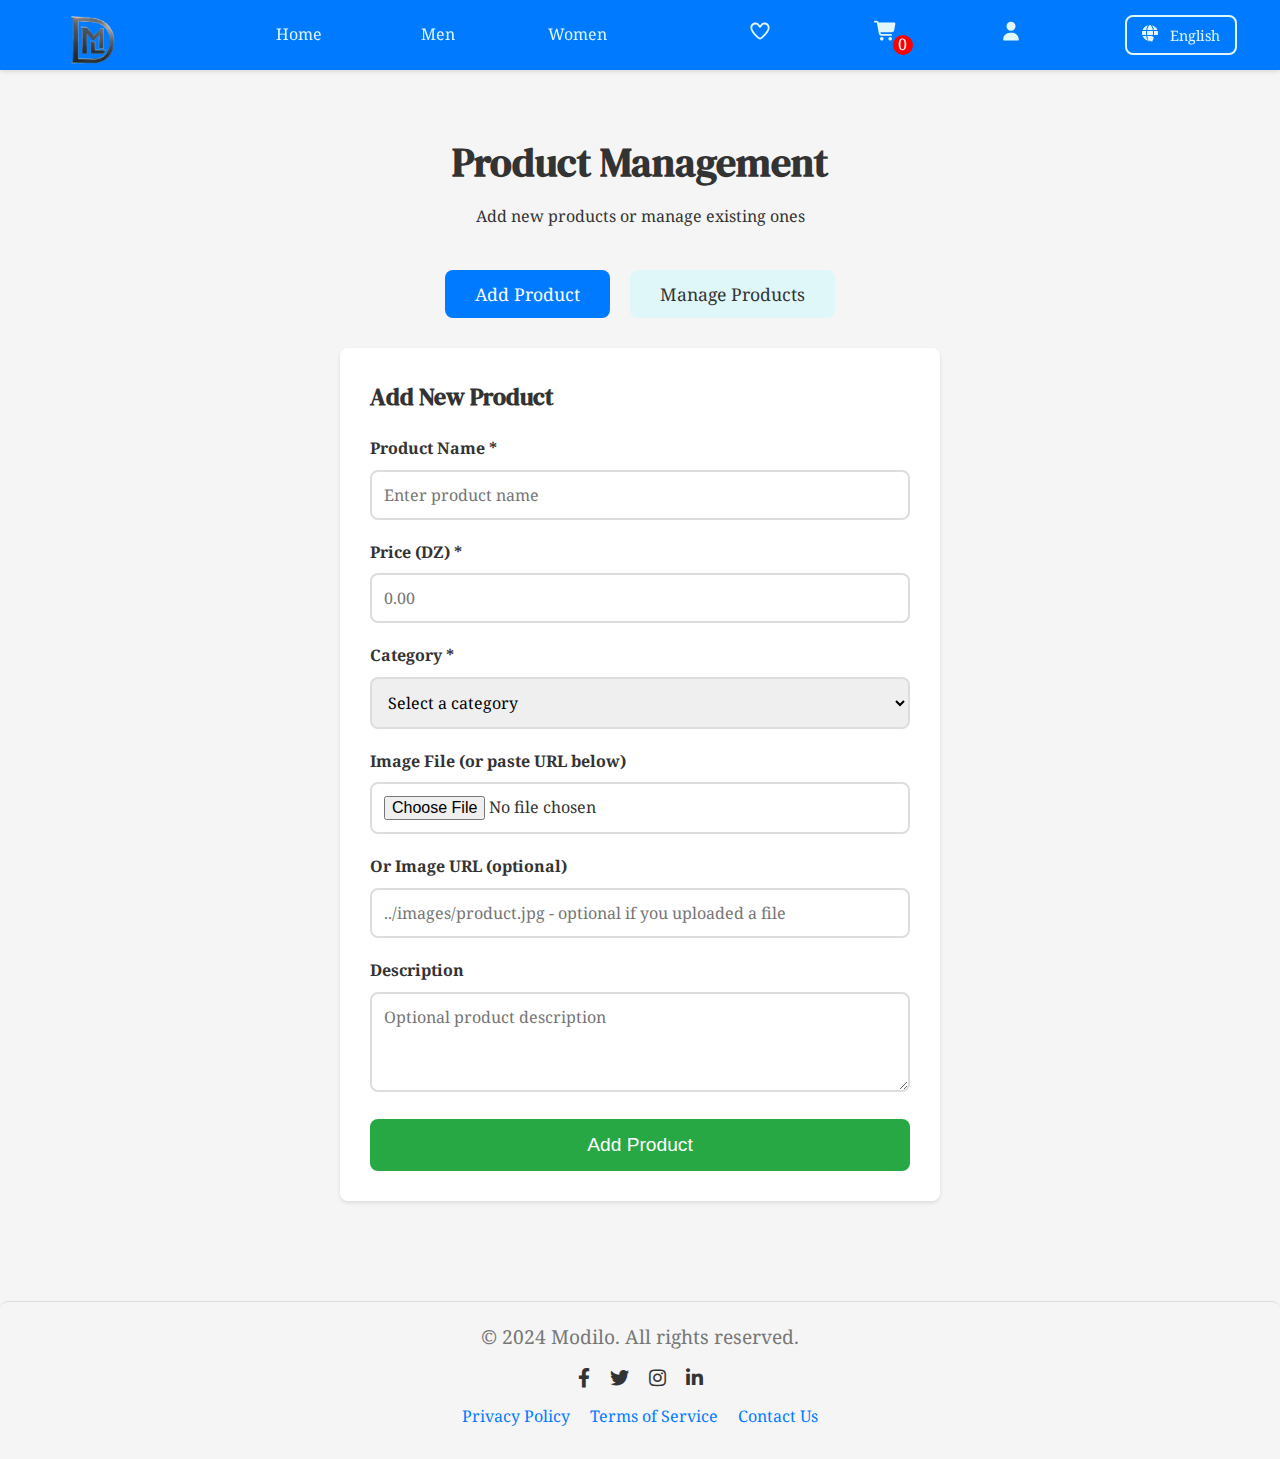
<file: html/admin.html>
<!DOCTYPE html>
<html lang="en">
<head>
    <meta charset="UTF-8">
    <meta name="viewport" content="width=device-width, initial-scale=1.0">
    <title>Product Management - Modilo Admin</title>
    <link rel="stylesheet" href="../css/styles.css">
    <link rel="stylesheet" href="https://cdnjs.cloudflare.com/ajax/libs/font-awesome/5.15.4/css/all.min.css">
    <link rel="preconnect" href="https://fonts.googleapis.com">
    <link rel="preconnect" href="https://fonts.gstatic.com" crossorigin>
    <link href="https://fonts.googleapis.com/css2?family=DM+Serif+Text:ital@0;1&family=Noto+Serif:ital,wght@0,100..900;1,100..900&display=swap" rel="stylesheet">
    <style>
        .admin-container {
            max-width: 1400px;
            margin: 0 auto;
            padding: 20px;
        }
        .admin-header {
            text-align: center;
            margin-bottom: 40px;
        }
        .admin-header h1 {
            font-family: 'DM Serif Text', serif;
            font-size: 2.5rem;
            color: #333;
            margin-bottom: 10px;
        }
        .admin-tabs {
            display: flex;
            justify-content: center;
            gap: 20px;
            margin-bottom: 30px;
        }
        .admin-tabs button {
            padding: 12px 30px;
            border: none;
            background-color: #e0f7fa;
            color: #333;
            border-radius: 8px;
            cursor: pointer;
            font-size: 1.1rem;
            font-family: 'Noto Serif', serif;
            transition: background-color 0.3s, color 0.3s;
        }
        .admin-tabs button.active {
            background-color: #007BFF;
            color: #fff;
        }
        .admin-tabs button:hover {
            background-color: #0056b3;
            color: #fff;
        }
        .admin-section {
            display: none;
        }
        .admin-section.active {
            display: block;
        }
        .add-product-form {
            background-color: #fff;
            padding: 30px;
            border-radius: 8px;
            box-shadow: 0 2px 4px rgba(0,0,0,0.1);
            max-width: 600px;
            margin: 0 auto 40px;
        }
        .form-group {
            margin-bottom: 20px;
        }
        .form-group label {
            display: block;
            margin-bottom: 8px;
            font-weight: bold;
            color: #333;
        }
        .form-group input, .form-group select, .form-group textarea {
            width: 100%;
            padding: 12px;
            border: 2px solid #ddd;
            border-radius: 8px;
            font-size: 1rem;
            font-family: 'Noto Serif', serif;
            transition: border-color 0.3s;
        }
        .form-group input:focus, .form-group select:focus, .form-group textarea:focus {
            border-color: #007BFF;
            outline: none;
        }
        .form-group textarea {
            resize: vertical;
            min-height: 100px;
        }
        .submit-btn {
            width: 100%;
            padding: 15px;
            background-color: #28a745;
            color: #fff;
            border: none;
            border-radius: 8px;
            font-size: 1.2rem;
            cursor: pointer;
            transition: background-color 0.3s;
        }
        .submit-btn:hover {
            background-color: #218838;
        }
        .products-grid {
            display: grid;
            grid-template-columns: repeat(auto-fill, minmax(280px, 1fr));
            gap: 20px;
        }
        .admin-product-card {
            background-color: #fff;
            border: 1px solid #ddd;
            border-radius: 8px;
            padding: 20px;
            box-shadow: 0 2px 4px rgba(0,0,0,0.1);
            transition: transform 0.3s, box-shadow 0.3s;
        }
        .admin-product-card:hover {
            transform: translateY(-5px);
            box-shadow: 0 4px 8px rgba(0,0,0,0.2);
        }
        .admin-product-card img {
            width: 100%;
            height: 200px;
            object-fit: cover;
            border-radius: 8px;
            margin-bottom: 15px;
        }
        .admin-product-card h3 {
            font-size: 1.3rem;
            margin-bottom: 10px;
            color: #333;
        }
        .admin-product-card .product-info {
            margin-bottom: 15px;
        }
        .admin-product-card .product-info p {
            margin: 5px 0;
            color: #555;
        }
        .admin-product-card .price {
            font-size: 1.3rem;
            color: #007BFF;
            font-weight: bold;
            margin-bottom: 15px;
        }
        .admin-product-card .category-badge {
            display: inline-block;
            padding: 5px 10px;
            background-color: #e0f7fa;
            color: #007BFF;
            border-radius: 5px;
            font-size: 0.9rem;
            margin-bottom: 15px;
        }
        .delete-btn {
            width: 100%;
            padding: 10px;
            background-color: #dc3545;
            color: #fff;
            border: none;
            border-radius: 5px;
            cursor: pointer;
            font-size: 1rem;
            transition: background-color 0.3s;
        }
        .delete-btn:hover {
            background-color: #c82333;
        }
        .success-message {
            background-color: #28a745;
            color: #fff;
            padding: 15px;
            border-radius: 8px;
            margin-bottom: 20px;
            text-align: center;
            display: none;
        }
        .empty-state {
            text-align: center;
            padding: 60px 20px;
            background-color: #fff;
            border-radius: 8px;
            box-shadow: 0 2px 4px rgba(0,0,0,0.1);
        }
        .empty-state h3 {
            font-family: 'DM Serif Text', serif;
            font-size: 2rem;
            margin-bottom: 10px;
            color: #777;
        }
    </style>
</head>
<body>
    <header>
        <img src="../images/logo.png" alt="Modilo Logo" style="width: 100px;height: 70px;"/>
        <!--<h1>Modilo</h1>-->
        <nav>
            <a href="../index.html">Home</a>
            <a href="men.html">Men</a>
            <a href="women.html">Women</a>
        </nav>
        <a href="#">
            <svg xmlns="http://www.w3.org/2000/svg" viewBox="0 0 640 640">
                <path d="M442.9 144C415.6 144 389.9 157.1 373.9 179.2L339.5 226.8C335 233 327.8 236.7 320.1 236.7C312.4 236.7 305.2 233 300.7 226.8L266.3 179.2C250.3 157.1 224.6 144 197.3 144C150.3 144 112.2 182.1 112.2 229.1C112.2 279 144.2 327.5 180.3 371.4C221.4 421.4 271.7 465.4 306.2 491.7C309.4 494.1 314.1 495.9 320.2 495.9C326.3 495.9 331 494.1 334.2 491.7C368.7 465.4 419 421.3 460.1 371.4C496.3 327.5 528.2 279 528.2 229.1C528.2 182.1 490.1 144 443.1 144zM335 151.1C360 116.5 400.2 96 442.9 96C516.4 96 576 155.6 576 229.1C576 297.7 533.1 358 496.9 401.9C452.8 455.5 399.6 502 363.1 529.8C350.8 539.2 335.6 543.9 320 543.9C304.4 543.9 289.2 539.2 276.9 529.8C240.4 502 187.2 455.5 143.1 402C106.9 358.1 64 297.7 64 229.1C64 155.6 123.6 96 197.1 96C239.8 96 280 116.5 305 151.1L320 171.8L335 151.1z"/>
            </svg>
        </a>
        <a href="cart.html" class="icon-cart">
            <svg xmlns="http://www.w3.org/2000/svg" viewBox="0 0 640 640">
                <path d="M24 48C10.7 48 0 58.7 0 72C0 85.3 10.7 96 24 96L69.3 96C73.2 96 76.5 98.8 77.2 102.6L129.3 388.9C135.5 423.1 165.3 448 200.1 448L456 448C469.3 448 480 437.3 480 424C480 410.7 469.3 400 456 400L200.1 400C188.5 400 178.6 391.7 176.5 380.3L171.4 352L475 352C505.8 352 532.2 330.1 537.9 299.8L568.9 133.9C572.6 114.2 557.5 96 537.4 96L124.7 96L124.3 94C119.5 67.4 96.3 48 69.2 48L24 48zM208 576C234.5 576 256 554.5 256 528C256 501.5 234.5 480 208 480C181.5 480 160 501.5 160 528C160 554.5 181.5 576 208 576zM432 576C458.5 576 480 554.5 480 528C480 501.5 458.5 480 432 480C405.5 480 384 501.5 384 528C384 554.5 405.5 576 432 576z"/>
            </svg>
            <div class="quantity">0</div>
        </a>
        <a href="../login.php">
            <svg xmlns="http://www.w3.org/2000/svg" viewBox="0 0 640 640">
                <path d="M320 312C386.3 312 440 258.3 440 192C440 125.7 386.3 72 320 72C253.7 72 200 125.7 200 192C200 258.3 253.7 312 320 312zM290.3 368C191.8 368 112 447.8 112 546.3C112 562.7 125.3 576 141.7 576L498.3 576C514.7 576 528 562.7 528 546.3C528 447.8 448.2 368 349.7 368L290.3 368z"/>
            </svg>
        </a>
         <div class="language-selector">
            <button class="language-button" onclick="toggleLanguageDropdown()">
                <svg xmlns="http://www.w3.org/2000/svg" viewBox="0 0 640 640">
                    <path d="M352 256c0 22.2-1.2 43.6-3.3 64H163.3c-2.2-20.4-3.3-41.8-3.3-64s1.2-43.6 3.3-64H348.7c2.2 20.4 3.3 41.8 3.3 64zm28.8-64H503.9c5.3 20.5 8.1 41.9 8.1 64s-2.8 43.5-8.1 64H380.8c2.1-20.6 3.2-42 3.2-64s-1.1-43.4-3.2-64zm112.6-32H376.7c-10-63.9-29.8-117.4-55.3-151.6c78.3 20.7 142 77.5 171.9 151.6zm-149.1 0H167.7c6.1-36.4 15.5-68.6 27-94.7c10.5-23.6 22.2-40.7 33.5-51.5C239.4 3.2 248.7 0 256 0s16.6 3.2 27.8 13.8c11.3 10.8 23 27.9 33.5 51.5c11.6 26 20.9 58.2 27 94.7zm-209 0H18.6C48.6 85.9 112.2 29.1 190.6 8.4C165.1 42.6 145.3 96.1 135.3 160zM8.1 192H131.2c-2.1 20.6-3.2 42-3.2 64s1.1 43.4 3.2 64H8.1C2.8 299.5 0 278.1 0 256s2.8-43.5 8.1-64zM194.7 446.6c-11.6-26-20.9-58.2-27-94.6H344.3c-6.1 36.4-15.5 68.6-27 94.6c-10.5 23.6-22.2 40.7-33.5 51.5C272.6 508.8 263.3 512 256 512s-16.6-3.2-27.8-13.8c-11.3-10.8-23-27.9-33.5-51.5zM135.3 352c10 63.9 29.8 117.4 55.3 151.6C112.2 482.9 48.6 426.1 18.6 352H135.3zm81.3 183.6c25.5-34.2 45.2-87.7 55.3-151.6H376.7c-10 63.9-29.8 117.4-55.3 151.6c-78.3-20.7-142-77.5-171.9-151.6z"/>
                </svg>
                <span id="current-language">English</span>
            </button>
            <div id="language-dropdown" class="language-dropdown">
                <button class="language-option" onclick="setLanguage('en'); toggleLanguageDropdown();">English</button>
                <button class="language-option" onclick="setLanguage('fr'); toggleLanguageDropdown();">Français</button>
                <button class="language-option" onclick="setLanguage('ar'); toggleLanguageDropdown();">العربية</button>
            </div>
        </div>
    </header>

    <main>
        <div class="admin-container">
            <div class="admin-header">
                <h1>Product Management</h1>
                <p>Add new products or manage existing ones</p>
            </div>

            <div class="admin-tabs">
                <button class="active" onclick="switchTab('add')">Add Product</button>
                <button onclick="switchTab('manage')">Manage Products</button>
            </div>

            <div id="success-message" class="success-message"></div>

            <!-- Add Product Section -->
            <div id="add-section" class="admin-section active">
                <div class="add-product-form">
                    <h2 style="margin-bottom: 20px; font-family: 'DM Serif Text', serif;">Add New Product</h2>
                    <form id="add-product-form">
                        <div class="form-group">
                            <label for="product-name">Product Name *</label>
                            <input type="text" id="product-name" required placeholder="Enter product name">
                        </div>
                        <div class="form-group">
                            <label for="product-price">Price (DZ) *</label>
                            <input type="number" id="product-price" step="0.01" required placeholder="0.00">
                        </div>
                        <div class="form-group">
                            <label for="product-category">Category *</label>
                            <select id="product-category" required>
                                <option value="">Select a category</option>
                                <option value="men">Men</option>
                                <option value="women">Women</option>
                                <option value="kids">Kids</option>
                            </select>
                        </div>
                        <div class="form-group">
                            <label for="product-image-file">Image File (or paste URL below)</label>
                            <input type="file" id="product-image-file" accept="image/*">
                        </div>
                        <div class="form-group">
                            <label for="product-image">Or Image URL (optional)</label>
                            <input type="text" id="product-image" placeholder="../images/product.jpg - optional if you uploaded a file">
                        </div>
                        <div class="form-group">
                            <label for="product-description">Description</label>
                            <textarea id="product-description" placeholder="Optional product description"></textarea>
                        </div>
                        <button type="submit" class="submit-btn">Add Product</button>
                    </form>
                </div>
            </div>

            <!-- Manage Products Section -->
            <div id="manage-section" class="admin-section">
                <div id="products-list" class="products-grid">
                    <!-- Products will be inserted here -->
                </div>
            </div>
        </div>
    </main>

    <footer>
        <p>&copy; 2024 Modilo. All rights reserved.</p>
        <div id="footer-socials">
            <a href="#"><i class="fab fa-facebook-f"></i></a>
            <a href="#"><i class="fab fa-twitter"></i></a>
            <a href="#"><i class="fab fa-instagram"></i></a>
            <a href="#"><i class="fab fa-linkedin-in"></i></a>
        </div>
        <div id="footer-links">
            <a href="#privacy">Privacy Policy</a>
            <a href="#terms">Terms of Service</a>
            <a href="#contact">Contact Us</a>
        </div>
    </footer>

    <script src="../js/cart.js"></script>
    <script>
        // Product management with localStorage for persistence
        let products = [];

        // Load products from localStorage (persists after browser close)
        function loadProducts() {
            const savedProducts = JSON.parse(localStorage.getItem('modiloProducts') || '[]');
            products = savedProducts;
            renderProducts();
        }

        // Save products to localStorage (persists after browser close)
        function saveProducts() {
            localStorage.setItem('modiloProducts', JSON.stringify(products));
        }

        // Switch tabs
        function switchTab(tab) {
            document.querySelectorAll('.admin-tabs button').forEach(btn => btn.classList.remove('active'));
            document.querySelectorAll('.admin-section').forEach(section => section.classList.remove('active'));
            
            if (tab === 'add') {
                document.querySelectorAll('.admin-tabs button')[0].classList.add('active');
                document.getElementById('add-section').classList.add('active');
            } else {
                document.querySelectorAll('.admin-tabs button')[1].classList.add('active');
                document.getElementById('manage-section').classList.add('active');
                renderProducts();
            }
        }

        // Add product (supports uploading an image file or using an URL)
        document.getElementById('add-product-form').addEventListener('submit', function(e) {
            e.preventDefault();

            const name = document.getElementById('product-name').value;
            const price = parseFloat(document.getElementById('product-price').value);
            const category = document.getElementById('product-category').value;
            const description = document.getElementById('product-description').value;

            const fileInput = document.getElementById('product-image-file');
            const urlInput = document.getElementById('product-image');

            const pushProduct = (imageSrc) => {
                const product = {
                    id: Date.now().toString(),
                    name: name,
                    price: price,
                    category: category,
                    image: imageSrc,
                    description: description
                };

                products.push(product);
                saveProducts();

                // Show success message
                showSuccess('Product added successfully! It will now appear on the ' + product.category + ' page.');

                // Reset form
                document.getElementById('add-product-form').reset();

                // Switch to manage tab after 1.5 seconds
                setTimeout(() => switchTab('manage'), 1500);
            };

            // If a file was selected, read it as a data URL and store that
            if (fileInput && fileInput.files && fileInput.files[0]) {
                const file = fileInput.files[0];
                const reader = new FileReader();
                reader.onload = function(evt) {
                    // store the image as a data URL (keeps it working without an external server)
                    pushProduct(evt.target.result);
                };
                reader.readAsDataURL(file);
            } else {
                // fallback to URL input (if provided) or a placeholder
                const imageSrc = urlInput && urlInput.value ? urlInput.value : '../images/placeholder.jpg';
                pushProduct(imageSrc);
            }
        });

        // Render products
        function renderProducts() {
            const productsList = document.getElementById('products-list');
            
            if (products.length === 0) {
                productsList.innerHTML = `
                    <div class="empty-state" style="grid-column: 1 / -1;">
                        <h3>No products yet</h3>
                        <p>Start by adding your first product!</p>
                    </div>
                `;
                return;
            }
            
            productsList.innerHTML = products.map(product => `
                <div class="admin-product-card">
                    <img src="${product.image}" alt="${product.name}" onerror="this.src='../images/placeholder.jpg'">
                    <span class="category-badge">${product.category.toUpperCase()}</span>
                    <h3>${product.name}</h3>
                    <div class="price">DZ${product.price.toFixed(2)}</div>
                    ${product.description ? `<div class="product-info"><p>${product.description}</p></div>` : ''}
                    <button class="delete-btn" onclick="deleteProduct('${product.id}')">
                        <i class="fas fa-trash"></i> Delete Product
                    </button>
                </div>
            `).join('');
        }

        // Delete product
        function deleteProduct(id) {
            if (confirm('Are you sure you want to delete this product? It will be removed from all pages.')) {
                products = products.filter(p => p.id !== id);
                saveProducts();
                renderProducts();
                showSuccess('Product deleted successfully!');
            }
        }

        // Show success message
        function showSuccess(message) {
            const successMsg = document.getElementById('success-message');
            successMsg.textContent = message;
            successMsg.style.display = 'block';
            
            setTimeout(() => {
                successMsg.style.display = 'none';
            }, 3000);
        }

        // Initialize
        document.addEventListener('DOMContentLoaded', loadProducts);
    </script>
</body>
</html>
</file>
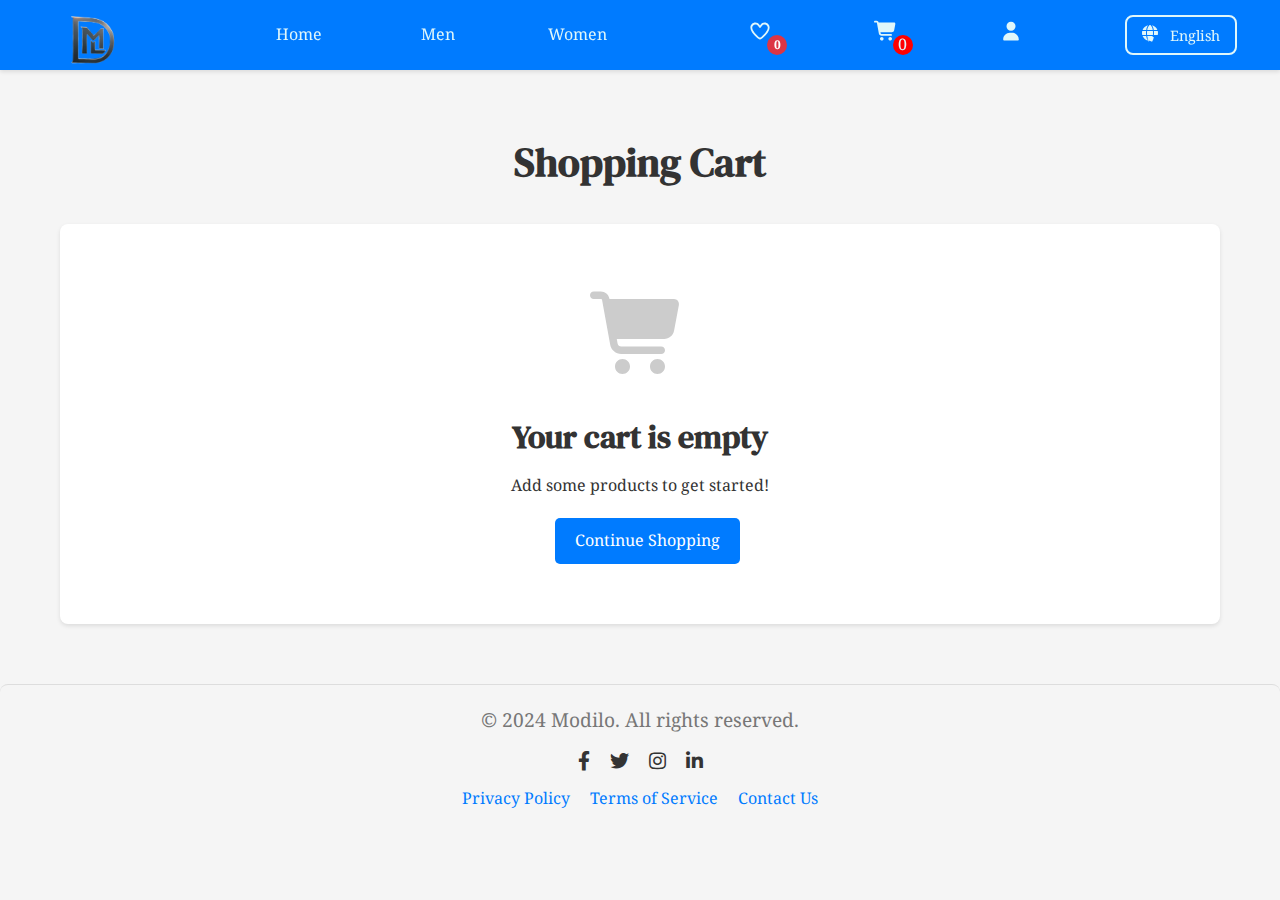
<file: html/cart.html>
<!DOCTYPE html>
<html lang="en">
<head>
    <meta charset="UTF-8">
    <meta name="viewport" content="width=device-width, initial-scale=1.0">
    <title>Shopping Cart - Modilo</title>
    <link rel="stylesheet" href="../css/styles.css">
    <link rel="stylesheet" href="https://cdnjs.cloudflare.com/ajax/libs/font-awesome/5.15.4/css/all.min.css">
    <link rel="preconnect" href="https://fonts.googleapis.com">
    <link rel="preconnect" href="https://fonts.gstatic.com" crossorigin>
    <link href="https://fonts.googleapis.com/css2?family=DM+Serif+Text:ital@0;1&family=Noto+Serif:ital,wght@0,100..900;1,100..900&display=swap" rel="stylesheet">
    <style>
        .cart-container {
            max-width: 1200px;
            margin: 0 auto;
            padding: 20px;
        }
        .cart-header {
            text-align: center;
            margin-bottom: 30px;
        }
        .cart-header h1 {
            font-family: 'DM Serif Text', serif;
            font-size: 2.5rem;
            color: #333;
        }
        .cart-items {
            background-color: #fff;
            border-radius: 8px;
            padding: 20px;
            margin-bottom: 20px;
            box-shadow: 0 2px 4px rgba(0,0,0,0.1);
        }
        .cart-item {
            display: grid;
            grid-template-columns: 100px 1fr auto auto;
            gap: 20px;
            align-items: center;
            padding: 15px;
            border-bottom: 1px solid #ddd;
        }
        .cart-item:last-child {
            border-bottom: none;
        }
        .cart-item img {
            width: 100%;
            height: auto;
            border-radius: 8px;
            object-fit: cover;
        }
        .cart-item-details h3 {
            margin-bottom: 5px;
            font-size: 1.2rem;
            color: #333;
        }
        .cart-item-details p {
            color: #007BFF;
            font-weight: bold;
            font-size: 1.1rem;
        }
        .quantity-controls {
            display: flex;
            align-items: center;
            gap: 10px;
        }
        .quantity-controls button {
            width: 30px;
            height: 30px;
            border: none;
            background-color: #007BFF;
            color: #fff;
            border-radius: 5px;
            cursor: pointer;
            font-size: 1rem;
            transition: background-color 0.3s;
        }
        .quantity-controls button:hover {
            background-color: #0056b3;
        }
        .quantity-controls span {
            min-width: 30px;
            text-align: center;
            font-weight: bold;
            font-size: 1.1rem;
        }
        .remove-btn {
            background-color: #dc3545;
            color: #fff;
            border: none;
            padding: 8px 15px;
            border-radius: 5px;
            cursor: pointer;
            transition: background-color 0.3s;
        }
        .remove-btn:hover {
            background-color: #c82333;
        }
        .cart-summary {
            background-color: #fff;
            border-radius: 8px;
            padding: 20px;
            max-width: 400px;
            margin-left: auto;
            box-shadow: 0 2px 4px rgba(0,0,0,0.1);
        }
        .cart-summary h3 {
            margin-bottom: 15px;
            font-family: 'DM Serif Text', serif;
            font-size: 1.8rem;
        }
        .summary-row {
            display: flex;
            justify-content: space-between;
            margin-bottom: 10px;
            font-size: 1.1rem;
        }
        .summary-row.total {
            font-size: 1.5rem;
            font-weight: bold;
            border-top: 2px solid #ddd;
            padding-top: 10px;
            margin-top: 10px;
            color: #007BFF;
        }
        .checkout-btn {
            width: 100%;
            background-color: #28a745;
            color: #fff;
            border: none;
            padding: 15px;
            border-radius: 5px;
            cursor: pointer;
            font-size: 1.1rem;
            margin-top: 15px;
            transition: background-color 0.3s;
        }
        .checkout-btn:hover {
            background-color: #218838;
        }
        .empty-cart {
            text-align: center;
            padding: 60px 20px;
            background-color: #fff;
            border-radius: 8px;
            box-shadow: 0 2px 4px rgba(0,0,0,0.1);
        }
        .empty-cart svg {
            width: 100px;
            height: 100px;
            fill: #ccc;
            margin-bottom: 20px;
        }
        .empty-cart h2 {
            font-family: 'DM Serif Text', serif;
            font-size: 2rem;
            margin-bottom: 10px;
        }
        .continue-shopping {
            display: inline-block;
            margin-top: 20px;
            padding: 10px 20px;
            background-color: #007BFF;
            color: #fff;
            border-radius: 5px;
            transition: background-color 0.3s;
        }
        .continue-shopping:hover {
            background-color: #0056b3;
        }
    </style>
</head>
<body>
    <header>
        <img src="../images/logo.png" alt="Modilo Logo" style="width: 100px;height: 70px;"/>
        <nav>
            <a href="../index.html" data-translate="home">Home</a>
            <a href="men.html" data-translate="men">Men</a>
            <a href="women.html" data-translate="women">Women</a>
        </nav>
        <a href="wishlist.html" class="icon-wishlist">
            <svg xmlns="http://www.w3.org/2000/svg" viewBox="0 0 640 640">
                <path d="M442.9 144C415.6 144 389.9 157.1 373.9 179.2L339.5 226.8C335 233 327.8 236.7 320.1 236.7C312.4 236.7 305.2 233 300.7 226.8L266.3 179.2C250.3 157.1 224.6 144 197.3 144C150.3 144 112.2 182.1 112.2 229.1C112.2 279 144.2 327.5 180.3 371.4C221.4 421.4 271.7 465.4 306.2 491.7C309.4 494.1 314.1 495.9 320.2 495.9C326.3 495.9 331 494.1 334.2 491.7C368.7 465.4 419 421.3 460.1 371.4C496.3 327.5 528.2 279 528.2 229.1C528.2 182.1 490.1 144 443.1 144zM335 151.1C360 116.5 400.2 96 442.9 96C516.4 96 576 155.6 576 229.1C576 297.7 533.1 358 496.9 401.9C452.8 455.5 399.6 502 363.1 529.8C350.8 539.2 335.6 543.9 320 543.9C304.4 543.9 289.2 539.2 276.9 529.8C240.4 502 187.2 455.5 143.1 402C106.9 358.1 64 297.7 64 229.1C64 155.6 123.6 96 197.1 96C239.8 96 280 116.5 305 151.1L320 171.8L335 151.1z"/>
            </svg>
            <div class="quantity">0</div>
        </a>
        <a href="cart.html" class="icon-cart">
            <svg xmlns="http://www.w3.org/2000/svg" viewBox="0 0 640 640">
                <path d="M24 48C10.7 48 0 58.7 0 72C0 85.3 10.7 96 24 96L69.3 96C73.2 96 76.5 98.8 77.2 102.6L129.3 388.9C135.5 423.1 165.3 448 200.1 448L456 448C469.3 448 480 437.3 480 424C480 410.7 469.3 400 456 400L200.1 400C188.5 400 178.6 391.7 176.5 380.3L171.4 352L475 352C505.8 352 532.2 330.1 537.9 299.8L568.9 133.9C572.6 114.2 557.5 96 537.4 96L124.7 96L124.3 94C119.5 67.4 96.3 48 69.2 48L24 48zM208 576C234.5 576 256 554.5 256 528C256 501.5 234.5 480 208 480C181.5 480 160 501.5 160 528C160 554.5 181.5 576 208 576zM432 576C458.5 576 480 554.5 480 528C480 501.5 458.5 480 432 480C405.5 480 384 501.5 384 528C384 554.5 405.5 576 432 576z"/>
            </svg>
            <div class="quantity">0</div>
        </a>
        <a href="../login.php">
            <svg xmlns="http://www.w3.org/2000/svg" viewBox="0 0 640 640">
                <path d="M320 312C386.3 312 440 258.3 440 192C440 125.7 386.3 72 320 72C253.7 72 200 125.7 200 192C200 258.3 253.7 312 320 312zM290.3 368C191.8 368 112 447.8 112 546.3C112 562.7 125.3 576 141.7 576L498.3 576C514.7 576 528 562.7 528 546.3C528 447.8 448.2 368 349.7 368L290.3 368z"/>
            </svg>
        </a>
        <div class="language-selector">
            <button class="language-button" onclick="toggleLanguageDropdown()">
                <svg xmlns="http://www.w3.org/2000/svg" viewBox="0 0 640 640">
                    <path d="M352 256c0 22.2-1.2 43.6-3.3 64H163.3c-2.2-20.4-3.3-41.8-3.3-64s1.2-43.6 3.3-64H348.7c2.2 20.4 3.3 41.8 3.3 64zm28.8-64H503.9c5.3 20.5 8.1 41.9 8.1 64s-2.8 43.5-8.1 64H380.8c2.1-20.6 3.2-42 3.2-64s-1.1-43.4-3.2-64zm112.6-32H376.7c-10-63.9-29.8-117.4-55.3-151.6c78.3 20.7 142 77.5 171.9 151.6zm-149.1 0H167.7c6.1-36.4 15.5-68.6 27-94.7c10.5-23.6 22.2-40.7 33.5-51.5C239.4 3.2 248.7 0 256 0s16.6 3.2 27.8 13.8c11.3 10.8 23 27.9 33.5 51.5c11.6 26 20.9 58.2 27 94.7zm-209 0H18.6C48.6 85.9 112.2 29.1 190.6 8.4C165.1 42.6 145.3 96.1 135.3 160zM8.1 192H131.2c-2.1 20.6-3.2 42-3.2 64s1.1 43.4 3.2 64H8.1C2.8 299.5 0 278.1 0 256s2.8-43.5 8.1-64zM194.7 446.6c-11.6-26-20.9-58.2-27-94.6H344.3c-6.1 36.4-15.5 68.6-27 94.6c-10.5 23.6-22.2 40.7-33.5 51.5C272.6 508.8 263.3 512 256 512s-16.6-3.2-27.8-13.8c-11.3-10.8-23-27.9-33.5-51.5zM135.3 352c10 63.9 29.8 117.4 55.3 151.6C112.2 482.9 48.6 426.1 18.6 352H135.3zm81.3 183.6c25.5-34.2 45.2-87.7 55.3-151.6H376.7c-10 63.9-29.8 117.4-55.3 151.6c-78.3-20.7-142-77.5-171.9-151.6z"/>
                </svg>
                <span id="current-language">English</span>
            </button>
            <div id="language-dropdown" class="language-dropdown">
                <button class="language-option" onclick="setLanguage('en'); toggleLanguageDropdown();">English</button>
                <button class="language-option" onclick="setLanguage('fr'); toggleLanguageDropdown();">Français</button>
                <button class="language-option" onclick="setLanguage('ar'); toggleLanguageDropdown();">العربية</button>
            </div>
        </div>
    </header>

    <main>
        <div class="cart-container">
            <div class="cart-header">
                <h1 data-translate="shoppingCart">Shopping Cart</h1>
            </div>

            <div id="cart-content">
                <!-- Cart items will be inserted here by JavaScript -->
            </div>

            <div class="cart-summary" id="cart-summary" style="display: none;">
                <h3 data-translate="orderSummary">Order Summary</h3>
                <div class="summary-row">
                    <span data-translate="subtotal">Subtotal:</span>
                    <span id="subtotal">DZ0.00</span>
                </div>
                <div class="summary-row">
                    <span data-translate="shipping">Shipping:</span>
                    <span>DZ10.00</span>
                </div>
                <div class="summary-row total">
                    <span data-translate="total">Total:</span>
                    <span id="total">DZ0.00</span>
                </div>
                <button class="checkout-btn" onclick="checkout()" data-translate="proceedCheckout">Proceed to Checkout</button>
            </div>
        </div>
    </main>

    <footer>
        <p>&copy; 2024 Modilo. <span data-translate="allRightsReserved">All rights reserved.</span></p>
        <div id="footer-socials">
            <a href="#"><i class="fab fa-facebook-f"></i></a>
            <a href="#"><i class="fab fa-twitter"></i></a>
            <a href="#"><i class="fab fa-instagram"></i></a>
            <a href="#"><i class="fab fa-linkedin-in"></i></a>
        </div>
        <div id="footer-links">
            <a href="#privacy" data-translate="privacyPolicy">Privacy Policy</a>
            <a href="#terms" data-translate="termsOfService">Terms of Service</a>
            <a href="#contact" data-translate="contactUs">Contact Us</a>
        </div>
    </footer>

    <script src="../js/cart.js"></script>
    <script src="../js/wishlist.js"></script>
    <script src="../js/language.js"></script>
    <script>
        function checkout() {
            alert('Proceeding to checkout! Total: ' + document.getElementById('total').textContent);
        }
    </script>
</body>
</html>
</file>
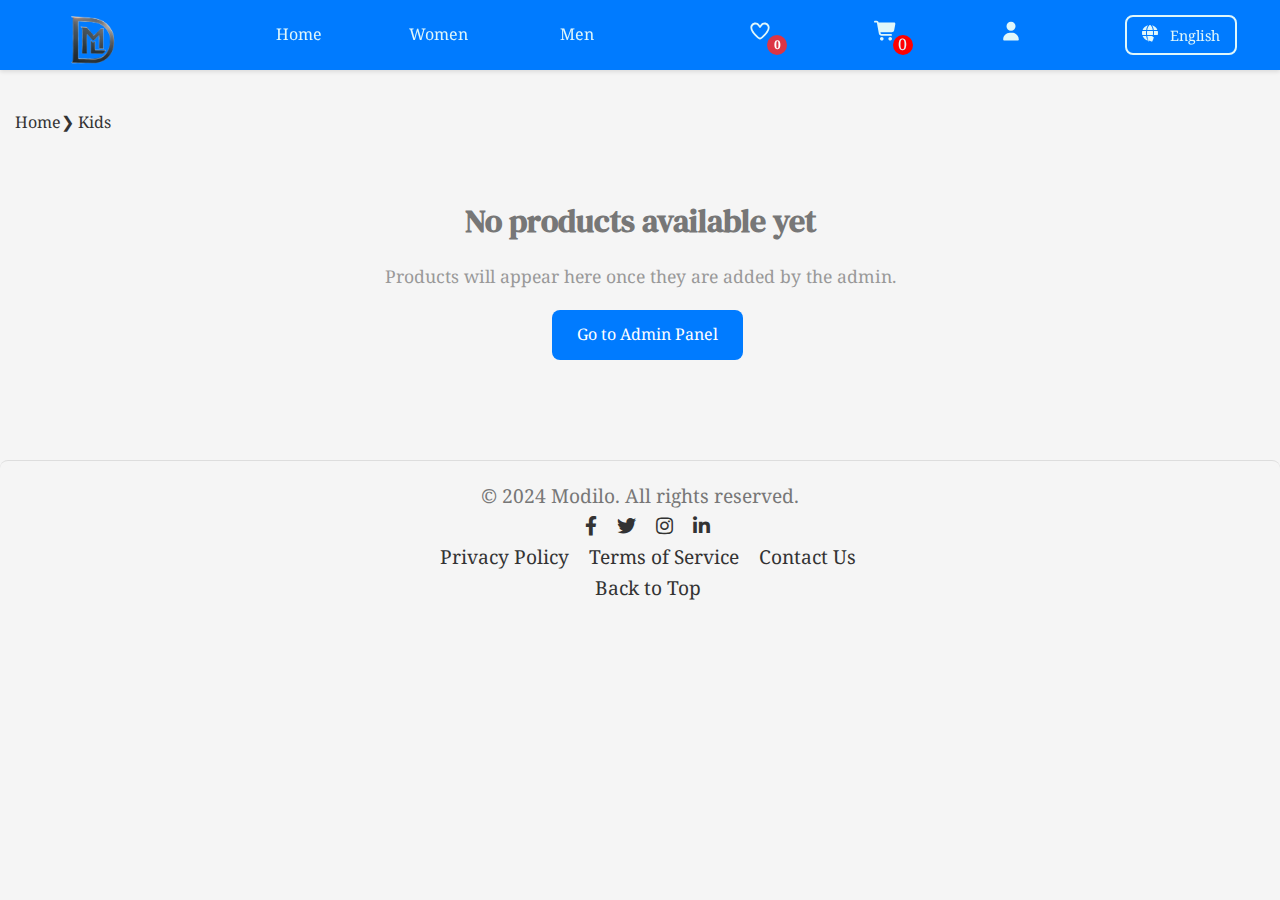
<file: html/kids.html>
<!DOCTYPE html>
<html lang="en">
<head>
     <meta charset="UTF-8">
    <meta name="viewport" content="width=device-width, initial-scale=1.0">
    <title>Modilo - Kids</title>
    <link rel="stylesheet" href="../css/styles.css">
    <link rel="stylesheet" href="https://cdnjs.cloudflare.com/ajax/libs/font-awesome/5.15.4/css/all.min.css">
    <link rel="preconnect" href="https://fonts.googleapis.com">
    <link rel="preconnect" href="https://fonts.gstatic.com" crossorigin>
    <link href="https://fonts.googleapis.com/css2?family=DM+Serif+Text:ital@0;1&family=Noto+Serif:ital,wght@0,100..900;1,100..900&display=swap" rel="stylesheet">
</head>
<body>
    <header>
        <img src="../images/logo.png" alt="Modilo Logo" style="width: 100px;height: 70px;"/>
        <nav>
                <a href="../index.html" data-translate="home">Home</a>  
                <a href="women.html" data-translate="women">Women</a> 
                <a href="men.html" data-translate="men">Men</a> 
        </nav>
        <a href="wishlist.html" class="icon-wishlist">
            <svg xmlns="http://www.w3.org/2000/svg" viewBox="0 0 640 640">
                <path d="M442.9 144C415.6 144 389.9 157.1 373.9 179.2L339.5 226.8C335 233 327.8 236.7 320.1 236.7C312.4 236.7 305.2 233 300.7 226.8L266.3 179.2C250.3 157.1 224.6 144 197.3 144C150.3 144 112.2 182.1 112.2 229.1C112.2 279 144.2 327.5 180.3 371.4C221.4 421.4 271.7 465.4 306.2 491.7C309.4 494.1 314.1 495.9 320.2 495.9C326.3 495.9 331 494.1 334.2 491.7C368.7 465.4 419 421.3 460.1 371.4C496.3 327.5 528.2 279 528.2 229.1C528.2 182.1 490.1 144 443.1 144zM335 151.1C360 116.5 400.2 96 442.9 96C516.4 96 576 155.6 576 229.1C576 297.7 533.1 358 496.9 401.9C452.8 455.5 399.6 502 363.1 529.8C350.8 539.2 335.6 543.9 320 543.9C304.4 543.9 289.2 539.2 276.9 529.8C240.4 502 187.2 455.5 143.1 402C106.9 358.1 64 297.7 64 229.1C64 155.6 123.6 96 197.1 96C239.8 96 280 116.5 305 151.1L320 171.8L335 151.1z"/>
            </svg>
            <div class="quantity">0</div>
        </a>
        <a href="cart.html" class="icon-cart">
            <svg xmlns="http://www.w3.org/2000/svg" viewBox="0 0 640 640">
                <path d="M24 48C10.7 48 0 58.7 0 72C0 85.3 10.7 96 24 96L69.3 96C73.2 96 76.5 98.8 77.2 102.6L129.3 388.9C135.5 423.1 165.3 448 200.1 448L456 448C469.3 448 480 437.3 480 424C480 410.7 469.3 400 456 400L200.1 400C188.5 400 178.6 391.7 176.5 380.3L171.4 352L475 352C505.8 352 532.2 330.1 537.9 299.8L568.9 133.9C572.6 114.2 557.5 96 537.4 96L124.7 96L124.3 94C119.5 67.4 96.3 48 69.2 48L24 48zM208 576C234.5 576 256 554.5 256 528C256 501.5 234.5 480 208 480C181.5 480 160 501.5 160 528C160 554.5 181.5 576 208 576zM432 576C458.5 576 480 554.5 480 528C480 501.5 458.5 480 432 480C405.5 480 384 501.5 384 528C384 554.5 405.5 576 432 576z"/>
            </svg>
            <div class="quantity">0</div>
        </a>
        <a href="../login.php">
            <svg xmlns="http://www.w3.org/2000/svg" viewBox="0 0 640 640">
                <path d="M320 312C386.3 312 440 258.3 440 192C440 125.7 386.3 72 320 72C253.7 72 200 125.7 200 192C200 258.3 253.7 312 320 312zM290.3 368C191.8 368 112 447.8 112 546.3C112 562.7 125.3 576 141.7 576L498.3 576C514.7 576 528 562.7 528 546.3C528 447.8 448.2 368 349.7 368L290.3 368z"/>
            </svg>
        </a>
        <div class="language-selector">
            <button class="language-button" onclick="toggleLanguageDropdown()">
                <svg xmlns="http://www.w3.org/2000/svg" viewBox="0 0 640 640">
                    <path d="M352 256c0 22.2-1.2 43.6-3.3 64H163.3c-2.2-20.4-3.3-41.8-3.3-64s1.2-43.6 3.3-64H348.7c2.2 20.4 3.3 41.8 3.3 64zm28.8-64H503.9c5.3 20.5 8.1 41.9 8.1 64s-2.8 43.5-8.1 64H380.8c2.1-20.6 3.2-42 3.2-64s-1.1-43.4-3.2-64zm112.6-32H376.7c-10-63.9-29.8-117.4-55.3-151.6c78.3 20.7 142 77.5 171.9 151.6zm-149.1 0H167.7c6.1-36.4 15.5-68.6 27-94.7c10.5-23.6 22.2-40.7 33.5-51.5C239.4 3.2 248.7 0 256 0s16.6 3.2 27.8 13.8c11.3 10.8 23 27.9 33.5 51.5c11.6 26 20.9 58.2 27 94.7zm-209 0H18.6C48.6 85.9 112.2 29.1 190.6 8.4C165.1 42.6 145.3 96.1 135.3 160zM8.1 192H131.2c-2.1 20.6-3.2 42-3.2 64s1.1 43.4 3.2 64H8.1C2.8 299.5 0 278.1 0 256s2.8-43.5 8.1-64zM194.7 446.6c-11.6-26-20.9-58.2-27-94.6H344.3c-6.1 36.4-15.5 68.6-27 94.6c-10.5 23.6-22.2 40.7-33.5 51.5C272.6 508.8 263.3 512 256 512s-16.6-3.2-27.8-13.8c-11.3-10.8-23-27.9-33.5-51.5zM135.3 352c10 63.9 29.8 117.4 55.3 151.6C112.2 482.9 48.6 426.1 18.6 352H135.3zm81.3 183.6c25.5-34.2 45.2-87.7 55.3-151.6H376.7c-10 63.9-29.8 117.4-55.3 151.6c-78.3-20.7-142-77.5-171.9-151.6z"/>
                </svg>
                <span id="current-language">English</span>
            </button>
            <div id="language-dropdown" class="language-dropdown">
                <button class="language-option" onclick="setLanguage('en'); toggleLanguageDropdown();">English</button>
                <button class="language-option" onclick="setLanguage('fr'); toggleLanguageDropdown();">Français</button>
                <button class="language-option" onclick="setLanguage('ar'); toggleLanguageDropdown();">العربية</button>
            </div>
        </div>
    </header>
    <main>
        <div class="breadCrumbs">
            <p><a href="../index.html" data-translate="breadcrumbHome">Home </a>&#10095; <span data-translate="kids">Kids</span></p>
        </div>
        
        <section id="products">
            <!-- Products will be loaded dynamically from localStorage -->
        </section>
    </main>
    <footer>
        <p>&copy; 2024 Modilo. <span data-translate="allRightsReserved">All rights reserved.</span></p>
        <div class="social-media">
            <a href="#"><i class="fab fa-facebook-f"></i></a>
            <a href="#"><i class="fab fa-twitter"></i></a>
            <a href="#"><i class="fab fa-instagram"></i></a>
            <a href="#"><i class="fab fa-linkedin-in"></i></a>
        </div>
        <div class="footer-links">
            <a href="#privacy" data-translate="privacyPolicy">Privacy Policy</a>
            <a href="#terms" data-translate="termsOfService">Terms of Service</a>
            <a href="#contact" data-translate="contactUs">Contact Us</a>
        </div>
        <div class="back-to-top">
            <a href="#top" data-translate="backToTop">Back to Top</a>
        </div>
    </footer>
    <script src="../js/cart.js"></script>
    <script src="../js/wishlist.js"></script>
    <script src="../js/products.js"></script>
    <script src="../js/language.js"></script>
</body>
</html>
</file>
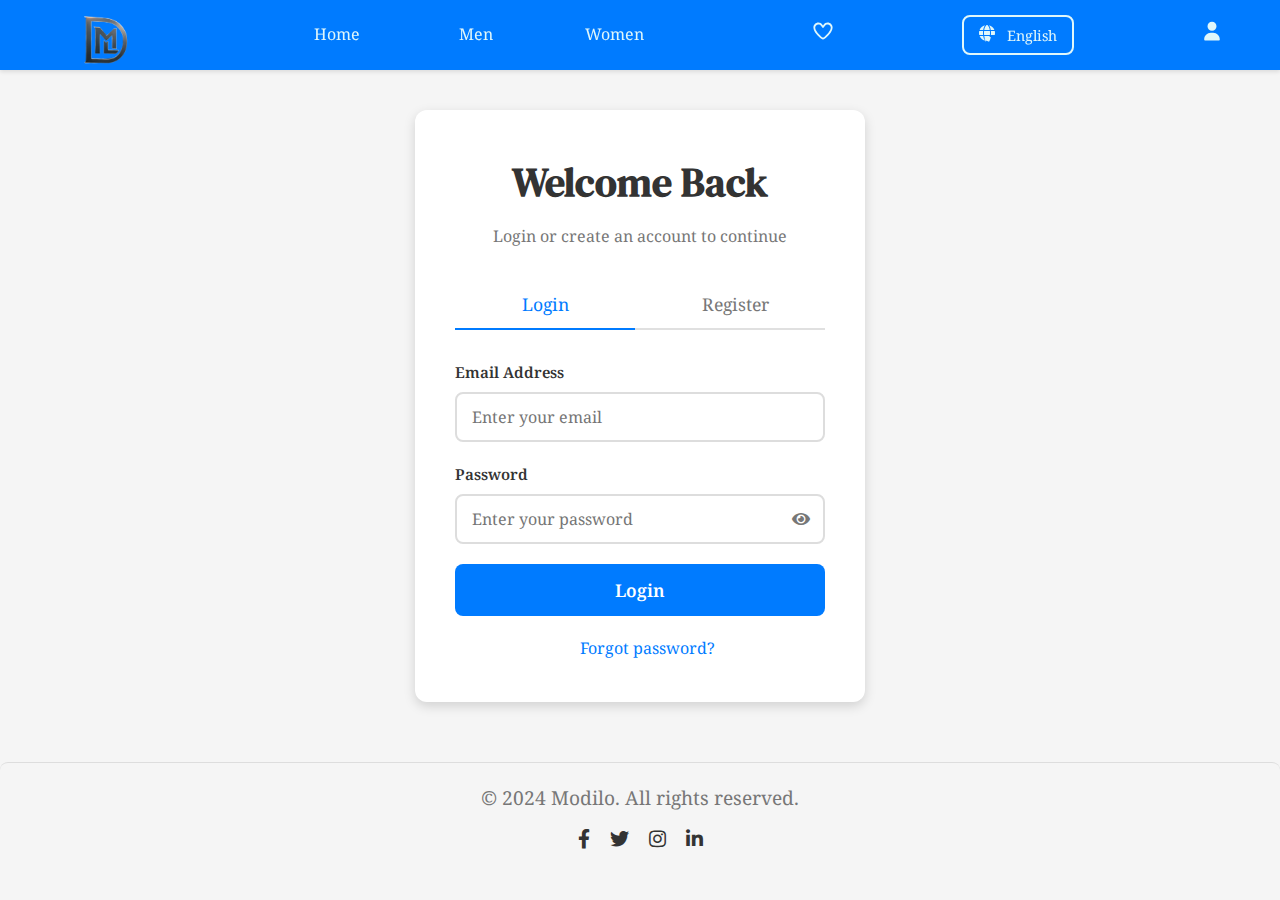
<file: html/login.html>
<!DOCTYPE html>
<html lang="en">
<head>
    <meta charset="UTF-8">
    <meta name="viewport" content="width=device-width, initial-scale=1.0">
    <title>Login - Modilo</title>
    <link rel="stylesheet" href="../css/styles.css">
    <link rel="stylesheet" href="https://cdnjs.cloudflare.com/ajax/libs/font-awesome/5.15.4/css/all.min.css">
    <link rel="preconnect" href="https://fonts.googleapis.com">
    <link rel="preconnect" href="https://fonts.gstatic.com" crossorigin>
    <link href="https://fonts.googleapis.com/css2?family=DM+Serif+Text:ital@0;1&family=Noto+Serif:ital,wght@0,100..900;1,100..900&display=swap" rel="stylesheet">
    <style>
        .login-container {
            max-width: 450px;
            margin: 60px auto;
            padding: 40px;
            background-color: #fff;
            border-radius: 12px;
            box-shadow: 0 4px 12px rgba(0,0,0,0.15);
        }
        .login-header {
            text-align: center;
            margin-bottom: 30px;
        }
        .login-header h1 {
            font-family: 'DM Serif Text', serif;
            font-size: 2.5rem;
            color: #333;
            margin-bottom: 10px;
        }
        .login-header p {
            color: #777;
            font-size: 1rem;
        }
        .form-tabs {
            display: flex;
            justify-content: center;
            gap: 10px;
            margin-bottom: 30px;
            border-bottom: 2px solid #e0e0e0;
        }
        .form-tabs button {
            flex: 1;
            padding: 12px;
            border: none;
            background: none;
            color: #777;
            font-size: 1.1rem;
            font-family: 'Noto Serif', serif;
            cursor: pointer;
            transition: all 0.3s;
            position: relative;
        }
        .form-tabs button.active {
            color: #007BFF;
        }
        .form-tabs button.active::after {
            content: '';
            position: absolute;
            bottom: -2px;
            left: 0;
            width: 100%;
            height: 2px;
            background-color: #007BFF;
        }
        .form-container {
            display: none;
        }
        .form-container.active {
            display: block;
        }
        .form-group {
            margin-bottom: 20px;
        }
        .form-group label {
            display: block;
            margin-bottom: 8px;
            font-weight: 600;
            color: #333;
            font-size: 0.95rem;
        }
        .form-group input {
            width: 100%;
            padding: 12px 15px;
            border: 2px solid #ddd;
            border-radius: 8px;
            font-size: 1rem;
            font-family: 'Noto Serif', serif;
            transition: border-color 0.3s;
        }
        .form-group input:focus {
            border-color: #007BFF;
            outline: none;
        }
        .password-toggle {
            position: relative;
        }
        .password-toggle i {
            position: absolute;
            right: 15px;
            top: 50%;
            transform: translateY(-50%);
            cursor: pointer;
            color: #777;
        }
        .submit-btn {
            width: 100%;
            padding: 14px;
            background-color: #007BFF;
            color: #fff;
            border: none;
            border-radius: 8px;
            font-size: 1.1rem;
            font-weight: 600;
            cursor: pointer;
            transition: background-color 0.3s;
            font-family: 'Noto Serif', serif;
        }
        .submit-btn:hover {
            background-color: #0056b3;
        }
        .alert {
            padding: 12px;
            border-radius: 8px;
            margin-bottom: 20px;
            text-align: center;
            display: none;
        }
        .alert.success {
            background-color: #d4edda;
            color: #155724;
            border: 1px solid #c3e6cb;
        }
        .alert.error {
            background-color: #f8d7da;
            color: #721c24;
            border: 1px solid #f5c6cb;
        }
        .form-footer {
            text-align: center;
            margin-top: 20px;
            color: #777;
        }
        .form-footer a {
            color: #007BFF;
            text-decoration: none;
        }
        .form-footer a:hover {
            text-decoration: underline;
        }
        .divider {
            display: flex;
            align-items: center;
            margin: 25px 0;
            color: #777;
        }
        .divider::before,
        .divider::after {
            content: '';
            flex: 1;
            border-bottom: 1px solid #ddd;
        }
        .divider span {
            padding: 0 10px;
        }
    </style>
</head>
<body>
    <header>
        <img src="../images/logo.png" alt="Modilo Logo" style="width: 100px;height: 70px;"/>
        <nav>
            <a href="../index.html">Home</a>
            <a href="men.html">Men</a>
            <a href="women.html">Women</a>
        </nav>
        <a href="#">
            <svg xmlns="http://www.w3.org/2000/svg" viewBox="0 0 640 640">
                <path d="M442.9 144C415.6 144 389.9 157.1 373.9 179.2L339.5 226.8C335 233 327.8 236.7 320.1 236.7C312.4 236.7 305.2 233 300.7 226.8L266.3 179.2C250.3 157.1 224.6 144 197.3 144C150.3 144 112.2 182.1 112.2 229.1C112.2 279 144.2 327.5 180.3 371.4C221.4 421.4 271.7 465.4 306.2 491.7C309.4 494.1 314.1 495.9 320.2 495.9C326.3 495.9 331 494.1 334.2 491.7C368.7 465.4 419 421.3 460.1 371.4C496.3 327.5 528.2 279 528.2 229.1C528.2 182.1 490.1 144 443.1 144zM335 151.1C360 116.5 400.2 96 442.9 96C516.4 96 576 155.6 576 229.1C576 297.7 533.1 358 496.9 401.9C452.8 455.5 399.6 502 363.1 529.8C350.8 539.2 335.6 543.9 320 543.9C304.4 543.9 289.2 539.2 276.9 529.8C240.4 502 187.2 455.5 143.1 402C106.9 358.1 64 297.7 64 229.1C64 155.6 123.6 96 197.1 96C239.8 96 280 116.5 305 151.1L320 171.8L335 151.1z"/>
            </svg>
        </a>
         <div class="language-selector">
            <button class="language-button" onclick="toggleLanguageDropdown()">
                <svg xmlns="http://www.w3.org/2000/svg" viewBox="0 0 640 640">
                    <path d="M352 256c0 22.2-1.2 43.6-3.3 64H163.3c-2.2-20.4-3.3-41.8-3.3-64s1.2-43.6 3.3-64H348.7c2.2 20.4 3.3 41.8 3.3 64zm28.8-64H503.9c5.3 20.5 8.1 41.9 8.1 64s-2.8 43.5-8.1 64H380.8c2.1-20.6 3.2-42 3.2-64s-1.1-43.4-3.2-64zm112.6-32H376.7c-10-63.9-29.8-117.4-55.3-151.6c78.3 20.7 142 77.5 171.9 151.6zm-149.1 0H167.7c6.1-36.4 15.5-68.6 27-94.7c10.5-23.6 22.2-40.7 33.5-51.5C239.4 3.2 248.7 0 256 0s16.6 3.2 27.8 13.8c11.3 10.8 23 27.9 33.5 51.5c11.6 26 20.9 58.2 27 94.7zm-209 0H18.6C48.6 85.9 112.2 29.1 190.6 8.4C165.1 42.6 145.3 96.1 135.3 160zM8.1 192H131.2c-2.1 20.6-3.2 42-3.2 64s1.1 43.4 3.2 64H8.1C2.8 299.5 0 278.1 0 256s2.8-43.5 8.1-64zM194.7 446.6c-11.6-26-20.9-58.2-27-94.6H344.3c-6.1 36.4-15.5 68.6-27 94.6c-10.5 23.6-22.2 40.7-33.5 51.5C272.6 508.8 263.3 512 256 512s-16.6-3.2-27.8-13.8c-11.3-10.8-23-27.9-33.5-51.5zM135.3 352c10 63.9 29.8 117.4 55.3 151.6C112.2 482.9 48.6 426.1 18.6 352H135.3zm81.3 183.6c25.5-34.2 45.2-87.7 55.3-151.6H376.7c-10 63.9-29.8 117.4-55.3 151.6c-78.3-20.7-142-77.5-171.9-151.6z"/>
                </svg>
                <span id="current-language">English</span>
            </button>
            <div id="language-dropdown" class="language-dropdown">
                <button class="language-option" onclick="setLanguage('en'); toggleLanguageDropdown();">English</button>
                <button class="language-option" onclick="setLanguage('fr'); toggleLanguageDropdown();">Français</button>
                <button class="language-option" onclick="setLanguage('ar'); toggleLanguageDropdown();">العربية</button>
            </div>
        </div>
       <a href="../login.php">
            <svg xmlns="http://www.w3.org/2000/svg" viewBox="0 0 640 640">
                <path d="M320 312C386.3 312 440 258.3 440 192C440 125.7 386.3 72 320 72C253.7 72 200 125.7 200 192C200 258.3 253.7 312 320 312zM290.3 368C191.8 368 112 447.8 112 546.3C112 562.7 125.3 576 141.7 576L498.3 576C514.7 576 528 562.7 528 546.3C528 447.8 448.2 368 349.7 368L290.3 368z"/>
            </svg>
        </a>
    </header>

    <main>
        <div class="login-container">
            <div class="login-header">
                <h1>Welcome Back</h1>
                <p>Login or create an account to continue</p>
            </div>

            <div id="alert" class="alert"></div>

            <div class="form-tabs">
                <button class="active" onclick="switchForm('login')">Login</button>
                <button onclick="switchForm('register')">Register</button>
            </div>

            <!-- Login Form -->
            <div id="login-form" class="form-container active">
                <form onsubmit="handleLogin(event)">
                    <div class="form-group">
                        <label for="login-email">Email Address</label>
                        <input type="email" id="login-email" required placeholder="Enter your email">
                    </div>
                    <div class="form-group">
                        <label for="login-password">Password</label>
                        <div class="password-toggle">
                            <input type="password" id="login-password" required placeholder="Enter your password">
                            <i class="fas fa-eye" onclick="togglePassword('login-password', this)"></i>
                        </div>
                    </div>
                    <button type="submit" class="submit-btn">Login</button>
                </form>
                <div class="form-footer">
                    <p><a href="#">Forgot password?</a></p>
                </div>
            </div>

            <!-- Register Form -->
            <div id="register-form" class="form-container">
                <form onsubmit="handleRegister(event)">
                    <div class="form-group">
                        <label for="register-name">Full Name</label>
                        <input type="text" id="register-name" required placeholder="Enter your full name">
                    </div>
                    <div class="form-group">
                        <label for="register-email">Email Address</label>
                        <input type="email" id="register-email" required placeholder="Enter your email">
                    </div>
                    <div class="form-group">
                        <label for="register-password">Password</label>
                        <div class="password-toggle">
                            <input type="password" id="register-password" required placeholder="Create a password" minlength="6">
                            <i class="fas fa-eye" onclick="togglePassword('register-password', this)"></i>
                        </div>
                    </div>
                    <div class="form-group">
                        <label for="register-confirm">Confirm Password</label>
                        <div class="password-toggle">
                            <input type="password" id="register-confirm" required placeholder="Confirm your password" minlength="6">
                            <i class="fas fa-eye" onclick="togglePassword('register-confirm', this)"></i>
                        </div>
                    </div>
                    <button type="submit" class="submit-btn">Create Account</button>
                </form>
            </div>
        </div>
    </main>

    <footer>
        <p>&copy; 2024 Modilo. All rights reserved.</p>
        <div id="footer-socials">
            <a href="#"><i class="fab fa-facebook-f"></i></a>
            <a href="#"><i class="fab fa-twitter"></i></a>
            <a href="#"><i class="fab fa-instagram"></i></a>
            <a href="#"><i class="fab fa-linkedin-in"></i></a>
        </div>
    </footer>

    <script src="../js/cart.js"></script>
    <script>
        // Switch between login and register forms
        function switchForm(formType) {
            const loginForm = document.getElementById('login-form');
            const registerForm = document.getElementById('register-form');
            const tabs = document.querySelectorAll('.form-tabs button');
            
            tabs.forEach(tab => tab.classList.remove('active'));
            
            if (formType === 'login') {
                loginForm.classList.add('active');
                registerForm.classList.remove('active');
                tabs[0].classList.add('active');
            } else {
                registerForm.classList.add('active');
                loginForm.classList.remove('active');
                tabs[1].classList.add('active');
            }
            
            hideAlert();
        }

        // Toggle password visibility
        function togglePassword(inputId, icon) {
            const input = document.getElementById(inputId);
            if (input.type === 'password') {
                input.type = 'text';
                icon.classList.remove('fa-eye');
                icon.classList.add('fa-eye-slash');
            } else {
                input.type = 'password';
                icon.classList.remove('fa-eye-slash');
                icon.classList.add('fa-eye');
            }
        }

        // Show alert message
        function showAlert(message, type) {
            const alert = document.getElementById('alert');
            alert.textContent = message;
            alert.className = `alert ${type}`;
            alert.style.display = 'block';
            
            setTimeout(() => {
                hideAlert();
            }, 5000);
        }

        function hideAlert() {
            const alert = document.getElementById('alert');
            alert.style.display = 'none';
        }

        // Handle Login
        function handleLogin(event) {
            event.preventDefault();
            
            const email = document.getElementById('login-email').value;
            const password = document.getElementById('login-password').value;
            
            // Get users from localStorage
            const users = JSON.parse(localStorage.getItem('modiloUsers') || '[]');
            
            // Find user
            const user = users.find(u => u.email === email && u.password === password);
            
            if (user) {
                // Store logged in user
                localStorage.setItem('modiloLoggedInUser', JSON.stringify({
                    name: user.name,
                    email: user.email,
                    loginTime: new Date().toISOString()
                }));
                
                showAlert('Login successful! Redirecting...', 'success');
                
                setTimeout(() => {
                    window.location.href = '../index.html';
                }, 1500);
            } else {
                showAlert('Invalid email or password. Please try again.', 'error');
            }
        }

        // Handle Registration
        function handleRegister(event) {
            event.preventDefault();
            
            const name = document.getElementById('register-name').value;
            const email = document.getElementById('register-email').value;
            const password = document.getElementById('register-password').value;
            const confirm = document.getElementById('register-confirm').value;
            
            // Validation
            if (password !== confirm) {
                showAlert('Passwords do not match!', 'error');
                return;
            }
            
            if (password.length < 6) {
                showAlert('Password must be at least 6 characters long!', 'error');
                return;
            }
            
            // Get existing users
            const users = JSON.parse(localStorage.getItem('modiloUsers') || '[]');
            
            // Check if email already exists
            if (users.some(u => u.email === email)) {
                showAlert('Email already registered. Please login instead.', 'error');
                return;
            }
            
            // Add new user
            users.push({
                id: Date.now().toString(),
                name: name,
                email: email,
                password: password,
                createdAt: new Date().toISOString()
            });
            
            localStorage.setItem('modiloUsers', JSON.stringify(users));
            
            showAlert('Account created successfully! You can now login.', 'success');
            
            // Clear form
            document.getElementById('register-name').value = '';
            document.getElementById('register-email').value = '';
            document.getElementById('register-password').value = '';
            document.getElementById('register-confirm').value = '';
            
            // Switch to login form after 2 seconds
            setTimeout(() => {
                switchForm('login');
            }, 2000);
        }

        // Check if user is already logged in
        document.addEventListener('DOMContentLoaded', function() {
            const loggedInUser = localStorage.getItem('modiloLoggedInUser');
            if (loggedInUser) {
                const user = JSON.parse(loggedInUser);
                showAlert(`Welcome back, ${user.name}! Redirecting to home...`, 'success');
                setTimeout(() => {
                    window.location.href = '../index.html';
                }, 2000);
            }
        });
    </script>
</body>
</html>
</file>
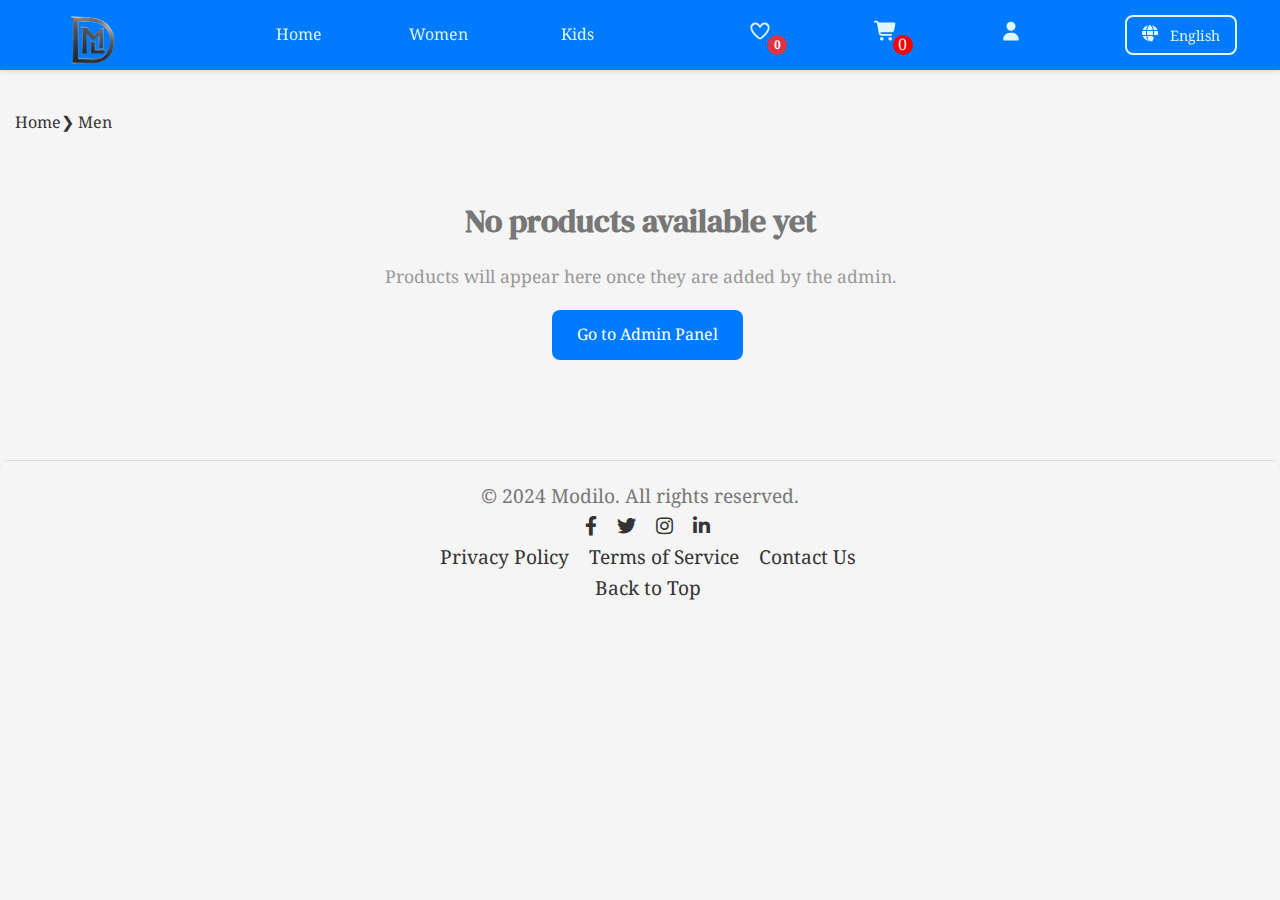
<file: html/men.html>
<!DOCTYPE html>
<html lang="en">
<head>
     <meta charset="UTF-8">
    <meta name="viewport" content="width=device-width, initial-scale=1.0">
    <title>Modilo - Men</title>
    <link rel="stylesheet" href="../css/styles.css">
    <link rel="stylesheet" href="https://cdnjs.cloudflare.com/ajax/libs/font-awesome/5.15.4/css/all.min.css">
    <link rel="preconnect" href="https://fonts.googleapis.com">
    <link rel="preconnect" href="https://fonts.gstatic.com" crossorigin>
    <link href="https://fonts.googleapis.com/css2?family=DM+Serif+Text:ital@0;1&family=Noto+Serif:ital,wght@0,100..900;1,100..900&display=swap" rel="stylesheet">
</head>
<body>
    <header>
        <img src="../images/logo.png" alt="Modilo Logo" style="width: 100px;height: 70px;"/>
        <nav>
                <a href="../index.html" data-translate="home">Home</a>  
                <a href="women.html" data-translate="women">Women</a> 
                <a href="kids.html" data-translate="kids">Kids</a> 
        </nav>
        <a href="wishlist.html" class="icon-wishlist">
            <svg xmlns="http://www.w3.org/2000/svg" viewBox="0 0 640 640">
                <path d="M442.9 144C415.6 144 389.9 157.1 373.9 179.2L339.5 226.8C335 233 327.8 236.7 320.1 236.7C312.4 236.7 305.2 233 300.7 226.8L266.3 179.2C250.3 157.1 224.6 144 197.3 144C150.3 144 112.2 182.1 112.2 229.1C112.2 279 144.2 327.5 180.3 371.4C221.4 421.4 271.7 465.4 306.2 491.7C309.4 494.1 314.1 495.9 320.2 495.9C326.3 495.9 331 494.1 334.2 491.7C368.7 465.4 419 421.3 460.1 371.4C496.3 327.5 528.2 279 528.2 229.1C528.2 182.1 490.1 144 443.1 144zM335 151.1C360 116.5 400.2 96 442.9 96C516.4 96 576 155.6 576 229.1C576 297.7 533.1 358 496.9 401.9C452.8 455.5 399.6 502 363.1 529.8C350.8 539.2 335.6 543.9 320 543.9C304.4 543.9 289.2 539.2 276.9 529.8C240.4 502 187.2 455.5 143.1 402C106.9 358.1 64 297.7 64 229.1C64 155.6 123.6 96 197.1 96C239.8 96 280 116.5 305 151.1L320 171.8L335 151.1z"/>
            </svg>
            <div class="quantity">0</div>
        </a>
        <a href="cart.html" class="icon-cart">
            <svg xmlns="http://www.w3.org/2000/svg" viewBox="0 0 640 640">
                <path d="M24 48C10.7 48 0 58.7 0 72C0 85.3 10.7 96 24 96L69.3 96C73.2 96 76.5 98.8 77.2 102.6L129.3 388.9C135.5 423.1 165.3 448 200.1 448L456 448C469.3 448 480 437.3 480 424C480 410.7 469.3 400 456 400L200.1 400C188.5 400 178.6 391.7 176.5 380.3L171.4 352L475 352C505.8 352 532.2 330.1 537.9 299.8L568.9 133.9C572.6 114.2 557.5 96 537.4 96L124.7 96L124.3 94C119.5 67.4 96.3 48 69.2 48L24 48zM208 576C234.5 576 256 554.5 256 528C256 501.5 234.5 480 208 480C181.5 480 160 501.5 160 528C160 554.5 181.5 576 208 576zM432 576C458.5 576 480 554.5 480 528C480 501.5 458.5 480 432 480C405.5 480 384 501.5 384 528C384 554.5 405.5 576 432 576z"/>
            </svg>
            <div class="quantity">0</div>
        </a>
        <a href="../login.php">
            <svg xmlns="http://www.w3.org/2000/svg" viewBox="0 0 640 640">
                <path d="M320 312C386.3 312 440 258.3 440 192C440 125.7 386.3 72 320 72C253.7 72 200 125.7 200 192C200 258.3 253.7 312 320 312zM290.3 368C191.8 368 112 447.8 112 546.3C112 562.7 125.3 576 141.7 576L498.3 576C514.7 576 528 562.7 528 546.3C528 447.8 448.2 368 349.7 368L290.3 368z"/>
            </svg>
        </a>
        <div class="language-selector">
            <button class="language-button" onclick="toggleLanguageDropdown()">
                <svg xmlns="http://www.w3.org/2000/svg" viewBox="0 0 640 640">
                    <path d="M352 256c0 22.2-1.2 43.6-3.3 64H163.3c-2.2-20.4-3.3-41.8-3.3-64s1.2-43.6 3.3-64H348.7c2.2 20.4 3.3 41.8 3.3 64zm28.8-64H503.9c5.3 20.5 8.1 41.9 8.1 64s-2.8 43.5-8.1 64H380.8c2.1-20.6 3.2-42 3.2-64s-1.1-43.4-3.2-64zm112.6-32H376.7c-10-63.9-29.8-117.4-55.3-151.6c78.3 20.7 142 77.5 171.9 151.6zm-149.1 0H167.7c6.1-36.4 15.5-68.6 27-94.7c10.5-23.6 22.2-40.7 33.5-51.5C239.4 3.2 248.7 0 256 0s16.6 3.2 27.8 13.8c11.3 10.8 23 27.9 33.5 51.5c11.6 26 20.9 58.2 27 94.7zm-209 0H18.6C48.6 85.9 112.2 29.1 190.6 8.4C165.1 42.6 145.3 96.1 135.3 160zM8.1 192H131.2c-2.1 20.6-3.2 42-3.2 64s1.1 43.4 3.2 64H8.1C2.8 299.5 0 278.1 0 256s2.8-43.5 8.1-64zM194.7 446.6c-11.6-26-20.9-58.2-27-94.6H344.3c-6.1 36.4-15.5 68.6-27 94.6c-10.5 23.6-22.2 40.7-33.5 51.5C272.6 508.8 263.3 512 256 512s-16.6-3.2-27.8-13.8c-11.3-10.8-23-27.9-33.5-51.5zM135.3 352c10 63.9 29.8 117.4 55.3 151.6C112.2 482.9 48.6 426.1 18.6 352H135.3zm81.3 183.6c25.5-34.2 45.2-87.7 55.3-151.6H376.7c-10 63.9-29.8 117.4-55.3 151.6c-78.3-20.7-142-77.5-171.9-151.6z"/>
                </svg>
                <span id="current-language">English</span>
            </button>
            <div id="language-dropdown" class="language-dropdown">
                <button class="language-option" onclick="setLanguage('en'); toggleLanguageDropdown();">English</button>
                <button class="language-option" onclick="setLanguage('fr'); toggleLanguageDropdown();">Français</button>
                <button class="language-option" onclick="setLanguage('ar'); toggleLanguageDropdown();">العربية</button>
            </div>
        </div>
    </header>
    <main>
        <div class="breadCrumbs">
            <p><a href="../index.html" data-translate="breadcrumbHome">Home </a>&#10095; <span data-translate="men">Men</span></p>
        </div>

        <section id="products">
            <!-- Products will be loaded dynamically from localStorage -->
        </section>
    </main>
    <footer>
        <p>&copy; 2024 Modilo. <span data-translate="allRightsReserved">All rights reserved.</span></p>
        <div class="social-media">
            <a href="#"><i class="fab fa-facebook-f"></i></a>
            <a href="#"><i class="fab fa-twitter"></i></a>
            <a href="#"><i class="fab fa-instagram"></i></a>
            <a href="#"><i class="fab fa-linkedin-in"></i></a>
        </div>
        <div class="footer-links">
            <a href="#privacy" data-translate="privacyPolicy">Privacy Policy</a>
            <a href="#terms" data-translate="termsOfService">Terms of Service</a>
            <a href="#contact" data-translate="contactUs">Contact Us</a>
        </div>
        <div class="back-to-top">
            <a href="#top" data-translate="backToTop">Back to Top</a>
        </div>
    </footer>
    <script src="../js/cart.js"></script>
    <script src="../js/wishlist.js"></script>
    <script src="../js/products.js"></script>
    <script src="../js/language.js"></script>
</body>
</html>
</file>
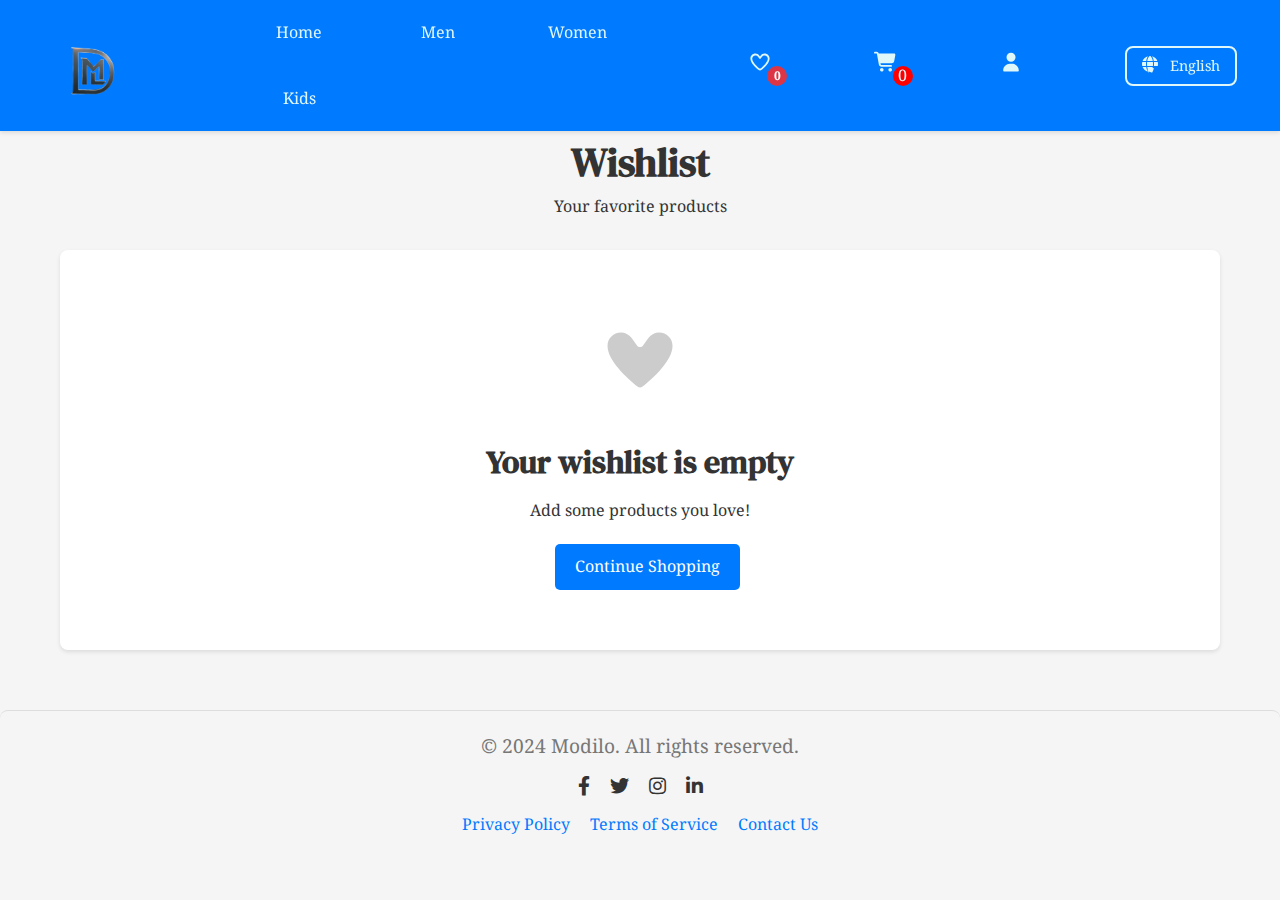
<file: html/wishlist.html>
<!DOCTYPE html>
<html lang="en">
<head>
    <meta charset="UTF-8">
    <meta name="viewport" content="width=device-width, initial-scale=1.0">
    <title>Wishlist - Modilo</title>
    <link rel="stylesheet" href="../css/styles.css">
    <link rel="stylesheet" href="https://cdnjs.cloudflare.com/ajax/libs/font-awesome/5.15.4/css/all.min.css">
    <link rel="preconnect" href="https://fonts.googleapis.com">
    <link rel="preconnect" href="https://fonts.gstatic.com" crossorigin>
    <link href="https://fonts.googleapis.com/css2?family=DM+Serif+Text:ital@0;1&family=Noto+Serif:ital,wght@0,100..900;1,100..900&display=swap" rel="stylesheet">
    <style>
        .wishlist-container {
            max-width: 1200px;
            margin: 0 auto;
            padding: 20px;
        }
        .wishlist-header {
            text-align: center;
            margin-bottom: 30px;
        }
        .wishlist-header h1 {
            font-family: 'DM Serif Text', serif;
            font-size: 2.5rem;
            color: #333;
        }
    </style>
</head>
<body>
    <header>
        <img src="../images/logo.png" alt="Modilo Logo" style="width: 100px;height: 70px;"/>
        <nav>
            <a href="../index.html" data-translate="home">Home</a>
            <a href="men.html" data-translate="men">Men</a>
            <a href="women.html" data-translate="women">Women</a>
            <a href="kids.html" data-translate="kids">Kids</a>
        </nav>
        <a href="wishlist.html" class="icon-wishlist">
            <svg xmlns="http://www.w3.org/2000/svg" viewBox="0 0 640 640">
                <path d="M442.9 144C415.6 144 389.9 157.1 373.9 179.2L339.5 226.8C335 233 327.8 236.7 320.1 236.7C312.4 236.7 305.2 233 300.7 226.8L266.3 179.2C250.3 157.1 224.6 144 197.3 144C150.3 144 112.2 182.1 112.2 229.1C112.2 279 144.2 327.5 180.3 371.4C221.4 421.4 271.7 465.4 306.2 491.7C309.4 494.1 314.1 495.9 320.2 495.9C326.3 495.9 331 494.1 334.2 491.7C368.7 465.4 419 421.3 460.1 371.4C496.3 327.5 528.2 279 528.2 229.1C528.2 182.1 490.1 144 443.1 144zM335 151.1C360 116.5 400.2 96 442.9 96C516.4 96 576 155.6 576 229.1C576 297.7 533.1 358 496.9 401.9C452.8 455.5 399.6 502 363.1 529.8C350.8 539.2 335.6 543.9 320 543.9C304.4 543.9 289.2 539.2 276.9 529.8C240.4 502 187.2 455.5 143.1 402C106.9 358.1 64 297.7 64 229.1C64 155.6 123.6 96 197.1 96C239.8 96 280 116.5 305 151.1L320 171.8L335 151.1z"/>
            </svg>
            <div class="quantity">0</div>
        </a>
        <a href="cart.html" class="icon-cart">
            <svg xmlns="http://www.w3.org/2000/svg" viewBox="0 0 640 640">
                <path d="M24 48C10.7 48 0 58.7 0 72C0 85.3 10.7 96 24 96L69.3 96C73.2 96 76.5 98.8 77.2 102.6L129.3 388.9C135.5 423.1 165.3 448 200.1 448L456 448C469.3 448 480 437.3 480 424C480 410.7 469.3 400 456 400L200.1 400C188.5 400 178.6 391.7 176.5 380.3L171.4 352L475 352C505.8 352 532.2 330.1 537.9 299.8L568.9 133.9C572.6 114.2 557.5 96 537.4 96L124.7 96L124.3 94C119.5 67.4 96.3 48 69.2 48L24 48zM208 576C234.5 576 256 554.5 256 528C256 501.5 234.5 480 208 480C181.5 480 160 501.5 160 528C160 554.5 181.5 576 208 576zM432 576C458.5 576 480 554.5 480 528C480 501.5 458.5 480 432 480C405.5 480 384 501.5 384 528C384 554.5 405.5 576 432 576z"/>
            </svg>
            <div class="quantity">0</div>
        </a>
        <a href="../login.php">
            <svg xmlns="http://www.w3.org/2000/svg" viewBox="0 0 640 640">
                <path d="M320 312C386.3 312 440 258.3 440 192C440 125.7 386.3 72 320 72C253.7 72 200 125.7 200 192C200 258.3 253.7 312 320 312zM290.3 368C191.8 368 112 447.8 112 546.3C112 562.7 125.3 576 141.7 576L498.3 576C514.7 576 528 562.7 528 546.3C528 447.8 448.2 368 349.7 368L290.3 368z"/>
            </svg>
        </a>
        <div class="language-selector">
            <button class="language-button" onclick="toggleLanguageDropdown()">
                <svg xmlns="http://www.w3.org/2000/svg" viewBox="0 0 640 640">
                    <path d="M352 256c0 22.2-1.2 43.6-3.3 64H163.3c-2.2-20.4-3.3-41.8-3.3-64s1.2-43.6 3.3-64H348.7c2.2 20.4 3.3 41.8 3.3 64zm28.8-64H503.9c5.3 20.5 8.1 41.9 8.1 64s-2.8 43.5-8.1 64H380.8c2.1-20.6 3.2-42 3.2-64s-1.1-43.4-3.2-64zm112.6-32H376.7c-10-63.9-29.8-117.4-55.3-151.6c78.3 20.7 142 77.5 171.9 151.6zm-149.1 0H167.7c6.1-36.4 15.5-68.6 27-94.7c10.5-23.6 22.2-40.7 33.5-51.5C239.4 3.2 248.7 0 256 0s16.6 3.2 27.8 13.8c11.3 10.8 23 27.9 33.5 51.5c11.6 26 20.9 58.2 27 94.7zm-209 0H18.6C48.6 85.9 112.2 29.1 190.6 8.4C165.1 42.6 145.3 96.1 135.3 160zM8.1 192H131.2c-2.1 20.6-3.2 42-3.2 64s1.1 43.4 3.2 64H8.1C2.8 299.5 0 278.1 0 256s2.8-43.5 8.1-64zM194.7 446.6c-11.6-26-20.9-58.2-27-94.6H344.3c-6.1 36.4-15.5 68.6-27 94.6c-10.5 23.6-22.2 40.7-33.5 51.5C272.6 508.8 263.3 512 256 512s-16.6-3.2-27.8-13.8c-11.3-10.8-23-27.9-33.5-51.5zM135.3 352c10 63.9 29.8 117.4 55.3 151.6C112.2 482.9 48.6 426.1 18.6 352H135.3zm81.3 183.6c25.5-34.2 45.2-87.7 55.3-151.6H376.7c-10 63.9-29.8 117.4-55.3 151.6c-78.3-20.7-142-77.5-171.9-151.6z"/>
                </svg>
                <span id="current-language">English</span>
            </button>
            <div id="language-dropdown" class="language-dropdown">
                <button class="language-option" onclick="setLanguage('en'); toggleLanguageDropdown();">English</button>
                <button class="language-option" onclick="setLanguage('fr'); toggleLanguageDropdown();">Français</button>
                <button class="language-option" onclick="setLanguage('ar'); toggleLanguageDropdown();">العربية</button>
            </div>
        </div>
    </header>

    <main>
        <div class="wishlist-container">
            <div class="wishlist-header">
                <h1 data-translate="wishlist">Wishlist</h1>
                <p data-translate="yourFavorites">Your favorite products</p>
            </div>

            <div id="wishlist-content">
                <!-- Wishlist items will be inserted here by JavaScript -->
            </div>
        </div>
    </main>

    <footer>
        <p>&copy; 2024 Modilo. <span data-translate="allRightsReserved">All rights reserved.</span></p>
        <div id="footer-socials">
            <a href="#"><i class="fab fa-facebook-f"></i></a>
            <a href="#"><i class="fab fa-twitter"></i></a>
            <a href="#"><i class="fab fa-instagram"></i></a>
            <a href="#"><i class="fab fa-linkedin-in"></i></a>
        </div>
        <div id="footer-links">
            <a href="#privacy" data-translate="privacyPolicy">Privacy Policy</a>
            <a href="#terms" data-translate="termsOfService">Terms of Service</a>
            <a href="#contact" data-translate="contactUs">Contact Us</a>
        </div>
    </footer>

    <script src="../js/cart.js"></script>
    <script src="../js/wishlist.js"></script>
    <script src="../js/language.js"></script>
</body>
</html>
</file>
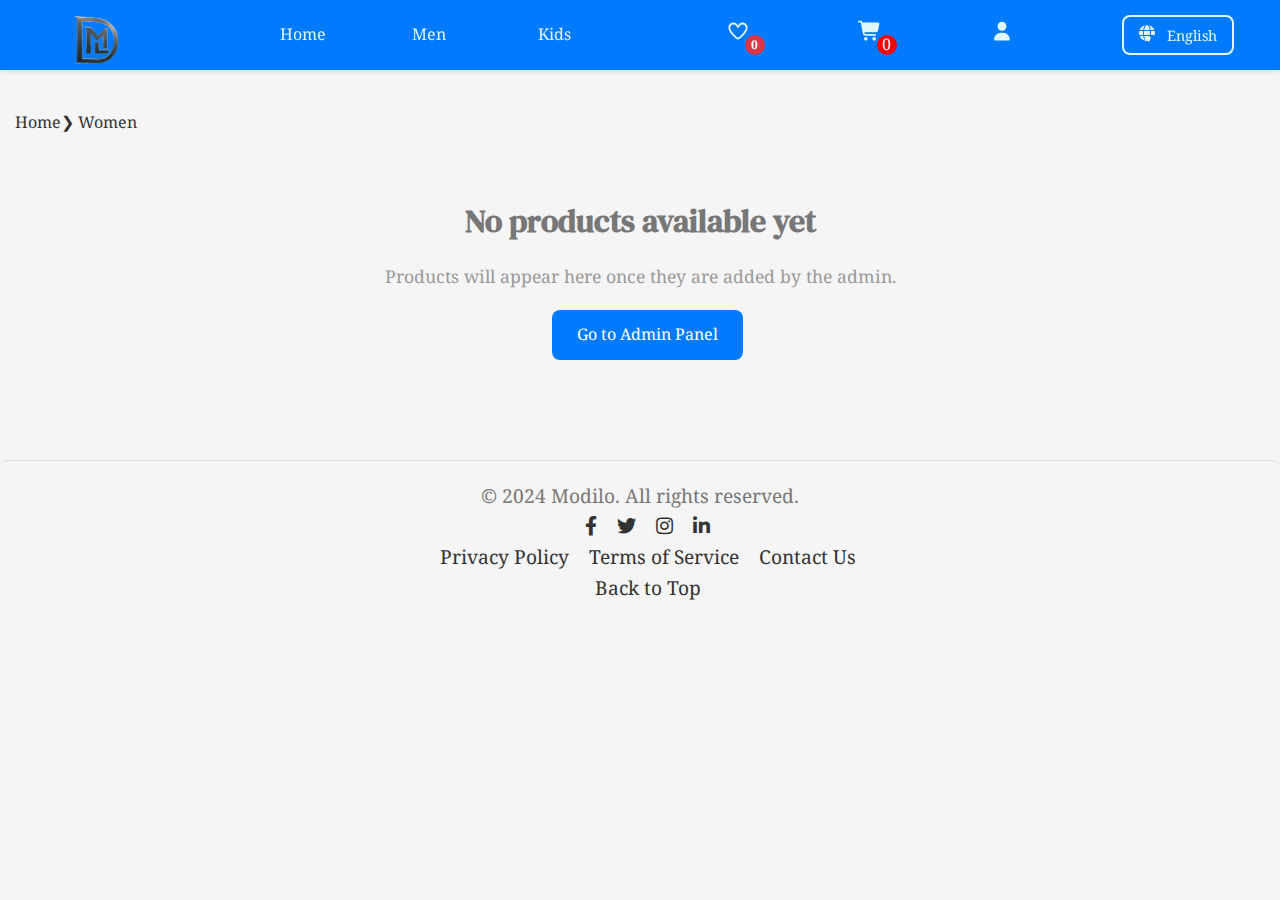
<file: html/women.html>
<!DOCTYPE html>
<html lang="en">
<head>
     <meta charset="UTF-8">
    <meta name="viewport" content="width=device-width, initial-scale=1.0">
    <title>Modilo - Women</title>
    <link rel="stylesheet" href="../css/styles.css">
    <link rel="stylesheet" href="https://cdnjs.cloudflare.com/ajax/libs/font-awesome/5.15.4/css/all.min.css">
    <link rel="preconnect" href="https://fonts.googleapis.com">
    <link rel="preconnect" href="https://fonts.gstatic.com" crossorigin>
    <link href="https://fonts.googleapis.com/css2?family=DM+Serif+Text:ital@0;1&family=Noto+Serif:ital,wght@0,100..900;1,100..900&display=swap" rel="stylesheet">
</head>
<body>
    <header>
        <img src="../images/logo.png" alt="Modilo Logo" style="width: 100px;height: 70px;"/>
        <nav>
                <a href="../index.html" data-translate="home">Home</a>  
                <a href="men.html" data-translate="men">Men</a> 
                <a href="kids.html" data-translate="kids">Kids</a> 
        </nav>
        <a href="wishlist.html" class="icon-wishlist">
            <svg xmlns="http://www.w3.org/2000/svg" viewBox="0 0 640 640">
                <path d="M442.9 144C415.6 144 389.9 157.1 373.9 179.2L339.5 226.8C335 233 327.8 236.7 320.1 236.7C312.4 236.7 305.2 233 300.7 226.8L266.3 179.2C250.3 157.1 224.6 144 197.3 144C150.3 144 112.2 182.1 112.2 229.1C112.2 279 144.2 327.5 180.3 371.4C221.4 421.4 271.7 465.4 306.2 491.7C309.4 494.1 314.1 495.9 320.2 495.9C326.3 495.9 331 494.1 334.2 491.7C368.7 465.4 419 421.3 460.1 371.4C496.3 327.5 528.2 279 528.2 229.1C528.2 182.1 490.1 144 443.1 144zM335 151.1C360 116.5 400.2 96 442.9 96C516.4 96 576 155.6 576 229.1C576 297.7 533.1 358 496.9 401.9C452.8 455.5 399.6 502 363.1 529.8C350.8 539.2 335.6 543.9 320 543.9C304.4 543.9 289.2 539.2 276.9 529.8C240.4 502 187.2 455.5 143.1 402C106.9 358.1 64 297.7 64 229.1C64 155.6 123.6 96 197.1 96C239.8 96 280 116.5 305 151.1L320 171.8L335 151.1z"/>
            </svg>
            <div class="quantity">0</div>
        </a>
        <a href="cart.html" class="icon-cart">
            <svg xmlns="http://www.w3.org/2000/svg" viewBox="0 0 640 640">
                <path d="M24 48C10.7 48 0 58.7 0 72C0 85.3 10.7 96 24 96L69.3 96C73.2 96 76.5 98.8 77.2 102.6L129.3 388.9C135.5 423.1 165.3 448 200.1 448L456 448C469.3 448 480 437.3 480 424C480 410.7 469.3 400 456 400L200.1 400C188.5 400 178.6 391.7 176.5 380.3L171.4 352L475 352C505.8 352 532.2 330.1 537.9 299.8L568.9 133.9C572.6 114.2 557.5 96 537.4 96L124.7 96L124.3 94C119.5 67.4 96.3 48 69.2 48L24 48zM208 576C234.5 576 256 554.5 256 528C256 501.5 234.5 480 208 480C181.5 480 160 501.5 160 528C160 554.5 181.5 576 208 576zM432 576C458.5 576 480 554.5 480 528C480 501.5 458.5 480 432 480C405.5 480 384 501.5 384 528C384 554.5 405.5 576 432 576z"/>
            </svg>
            <div class="quantity">0</div>
        </a>
        <a href="../login.php">
            <svg xmlns="http://www.w3.org/2000/svg" viewBox="0 0 640 640">
                <path d="M320 312C386.3 312 440 258.3 440 192C440 125.7 386.3 72 320 72C253.7 72 200 125.7 200 192C200 258.3 253.7 312 320 312zM290.3 368C191.8 368 112 447.8 112 546.3C112 562.7 125.3 576 141.7 576L498.3 576C514.7 576 528 562.7 528 546.3C528 447.8 448.2 368 349.7 368L290.3 368z"/>
            </svg>
        </a>
        <div class="language-selector">
            <button class="language-button" onclick="toggleLanguageDropdown()">
                <svg xmlns="http://www.w3.org/2000/svg" viewBox="0 0 640 640">
                    <path d="M352 256c0 22.2-1.2 43.6-3.3 64H163.3c-2.2-20.4-3.3-41.8-3.3-64s1.2-43.6 3.3-64H348.7c2.2 20.4 3.3 41.8 3.3 64zm28.8-64H503.9c5.3 20.5 8.1 41.9 8.1 64s-2.8 43.5-8.1 64H380.8c2.1-20.6 3.2-42 3.2-64s-1.1-43.4-3.2-64zm112.6-32H376.7c-10-63.9-29.8-117.4-55.3-151.6c78.3 20.7 142 77.5 171.9 151.6zm-149.1 0H167.7c6.1-36.4 15.5-68.6 27-94.7c10.5-23.6 22.2-40.7 33.5-51.5C239.4 3.2 248.7 0 256 0s16.6 3.2 27.8 13.8c11.3 10.8 23 27.9 33.5 51.5c11.6 26 20.9 58.2 27 94.7zm-209 0H18.6C48.6 85.9 112.2 29.1 190.6 8.4C165.1 42.6 145.3 96.1 135.3 160zM8.1 192H131.2c-2.1 20.6-3.2 42-3.2 64s1.1 43.4 3.2 64H8.1C2.8 299.5 0 278.1 0 256s2.8-43.5 8.1-64zM194.7 446.6c-11.6-26-20.9-58.2-27-94.6H344.3c-6.1 36.4-15.5 68.6-27 94.6c-10.5 23.6-22.2 40.7-33.5 51.5C272.6 508.8 263.3 512 256 512s-16.6-3.2-27.8-13.8c-11.3-10.8-23-27.9-33.5-51.5zM135.3 352c10 63.9 29.8 117.4 55.3 151.6C112.2 482.9 48.6 426.1 18.6 352H135.3zm81.3 183.6c25.5-34.2 45.2-87.7 55.3-151.6H376.7c-10 63.9-29.8 117.4-55.3 151.6c-78.3-20.7-142-77.5-171.9-151.6z"/>
                </svg>
                <span id="current-language">English</span>
            </button>
            <div id="language-dropdown" class="language-dropdown">
                <button class="language-option" onclick="setLanguage('en'); toggleLanguageDropdown();">English</button>
                <button class="language-option" onclick="setLanguage('fr'); toggleLanguageDropdown();">Français</button>
                <button class="language-option" onclick="setLanguage('ar'); toggleLanguageDropdown();">العربية</button>
            </div>
        </div>
    </header>
    <main>
        <div class="breadCrumbs">
            <p><a href="../index.html" data-translate="breadcrumbHome">Home </a>&#10095; <span data-translate="women">Women</span></p>
        </div>
        
        <section id="products">
            <!-- Products will be loaded dynamically from localStorage -->
        </section>
    </main>
    <footer>
        <p>&copy; 2024 Modilo. <span data-translate="allRightsReserved">All rights reserved.</span></p>
        <div class="social-media">
            <a href="#"><i class="fab fa-facebook-f"></i></a>
            <a href="#"><i class="fab fa-twitter"></i></a>
            <a href="#"><i class="fab fa-instagram"></i></a>
            <a href="#"><i class="fab fa-linkedin-in"></i></a>
        </div>
        <div class="footer-links">
            <a href="#privacy" data-translate="privacyPolicy">Privacy Policy</a>
            <a href="#terms" data-translate="termsOfService">Terms of Service</a>
            <a href="#contact" data-translate="contactUs">Contact Us</a>
        </div>
        <div class="back-to-top">
            <a href="#top" data-translate="backToTop">Back to Top</a>
        </div>
    </footer>
    <script src="../js/cart.js"></script>
    <script src="../js/wishlist.js"></script>
    <script src="../js/products.js"></script>
    <script src="../js/language.js"></script>
</body>
</html>
</file>
<file: css/styles.css>
*{
    margin: 0;
    padding: 0;
    box-sizing: border-box;
}
body{
    font-family: 'Noto Serif', serif;
    background-color: #f5f5f5;
    color: #333;
    line-height: 1.6;
}
a{
    text-decoration: none;
    color: #333;
    margin-left: 15px;
}
a:hover{
    color: #007BFF;
    text-decoration: none;
}
header{
    display: flex;
    justify-content:space-around;
    align-items: center;
    top: 0;
    position: fixed;
    background-color: #007BFF;
    color: #e0f7fa;
    width: 100%;
    z-index: 99;
    box-shadow: 0 2px 4px rgba(0,0,0,0.1);
}
header svg{
    width: 24px;
    height: 24px;
    fill:#e0f7fa;
}
nav {
    display: grid;
    grid-template-columns: 1fr 1fr 1fr;
}
nav a{
    height: 100%;
    position: relative;
    margin: 0;
    color: #e0f7fa;
    display: flex;
    align-items: center;
    justify-content: space-around;
    padding: 20px;
    margin:0 20px;
    border-radius: 10px;
    transition: background-color 0.2s,color 0.2s;
    &:hover{
        background-color: #0056b3;
        color: #e0f7fa;
    }
    &:hover::before{
        content:" ";
        position: absolute;
        bottom: 0;
        left: 0;
        width: 100%;
        height: 10%;
        background-color: #a7c0c4;
        border-radius:0 0 5px 5px ;
    }
}
main{
    margin-top: 110px;
    transition: transform .5s;
}
.Search{
    margin-top:1px ;
    display: flex;
    justify-self: center;
    align-items: center;
    width:100%;
    padding:10px;
    margin-top:50px;
    border:solid 2px #ccc;
    font-size:1rem;
    border-radius:10px;
    outline:none;
    transition: border-color 0.3s;
    &:focus{
        border-color:#007BFF;
    }
    &:hover{
        border-color:#007BFF;
    }
    &:not(:placeholder-shown) {
        border-color:#007BFF;
    }
}
#search-bar{
    position:relative;
    width:60%;
    margin:auto;
    margin-bottom:20px;
}
#search-button{
    padding:10px 20px;
    height: 100%;
    font-size:1rem;
    border:none;
    border-radius:0  10px  10px 0;
    background-color:#007BFF;
    color:#fff;
    cursor:pointer;
    position:absolute;
    right:0;
    top:50%;
    transform:translateY(-50%);


    transition: background-color 0.3s;
    &:hover{
        background-color:#0056b3;
    }
    
}
#hero{
    background-color: #e0f7fa;
    padding: 40px;
    text-align: center;
    border-radius: 8px;
    margin-bottom: 20px;
}
#hero h2{
    font-family: 'DM Serif Text', serif;
    font-size: 2.5rem;
    margin-bottom: 10px;
}
#hero p{
    font-size: 1.2rem;
    color: #555;
}

/* Image Slider Styles */
#slider {
    position: relative;
    width: 100%;
    height: 400px;
    overflow: hidden;
    border-radius: 8px;
    margin-top: 20px;
}

#slider .slide {
    position: absolute;
    width: 100%;
    height: 100%;
    opacity: 0;
    transition: opacity 1s ease-in-out;
}

#slider .slide.active {
    opacity: 1;
}

#slider .slide img {
    width: 100%;
    height: 100%;
    object-fit: cover;
}

#slider #prev, #slider #next {
    position: absolute;
    top: 50%;
    transform: translateY(-50%);
    background-color: rgba(0, 123, 255, 0.7);
    color: white;
    border: none;
    padding: 15px 20px;
    cursor: pointer;
    font-size: 1.5rem;
    border-radius: 5px;
    z-index: 10;
    transition: background-color 0.3s;
}

#slider #prev {
    left: 10px;
}

#slider #next {
    right: 10px;
}

#slider #prev:hover, #slider #next:hover {
    background-color: rgba(0, 86, 179, 0.9);
}

.breadcrumbs p{
    margin: 20px;
    font-size: 1rem;
}
.breadcrumbs a{
    color: #007BFF;
}
.breadcrumbs a:hover{
    text-decoration: underline;
}
.product-type select{
    margin: 20px;
    padding: 20px;
    text-align: center;
    border: #007BFF 1px solid ;
    border-radius: 10px ;
    appearance: none;
    font-family: 'Noto Serif', serif;
}
.product-type select:hover{
    background-color: #0056b3;
    color:#e0f7fa;
    transition: background-color 0.3s;
}
#categories{
    display: flex;
    justify-content: space-around;
    align-items: center;
    flex-direction: row;
}
#categories a{
    background-color: #fff;
    padding: 15px 25px;
    border-radius: 8px;
    width:25rem;
    box-shadow: 0 2px 4px rgba(0,0,0,0.1);
    transition: background-color 0.3s, box-shadow 0.3s;
}
#categories a:hover{
    background-color: #007BFF;
    color: #fff;
    box-shadow: 0 4px 8px rgba(0,0,0,0.2);
}
.category-card{
    font-size: 1.2rem;
    font-weight: bold;
    text-align: center;
    height: 250px;
    display: flex;
    justify-content: center;
    align-items: center;
    text-decoration: none;
}
#products, #home-products{
    display:grid;
    grid-template-columns: repeat(4, minmax(250px, 1fr));
    gap: 20px;
    justify-items: center;
    padding: auto;
    height: 100%;
}
.product-card{
    background-color: #fff;
    border: 1px solid #ddd;
    border-radius: 8px;
    padding: 20px;
    text-align: center;
    height: 95%;       
    margin: 5px;
    width: 100%;
    box-shadow: 0 2px 4px rgba(0,0,0,0.1);
    transition: transform 0.3s, box-shadow 0.3s;
    position: relative;
}
.product-card:hover{
    transform: translateY(-5px);
    box-shadow: 0 4px 8px rgba(0,0,0,0.2);
}
.product-card img{
    max-width: 100%;
    max-height:80% ;
    margin-bottom: 5px;
    border-radius: 8px;
}
.product-card h3{
    font-size: 1.5rem;
    margin-bottom: 15px;
    text-align:center;
}
.product-card p{
    text-align: center;
    font-size: 1rem;
    color: #777;
    margin-bottom: 15px;
}
.action-button{
    background-color: #007BFF;
    color: #fff;
    border: none;
    padding: 10px 20px;
    border-radius: 5px;
    cursor: pointer;
    font-size: 1rem;
    transition: background-color 0.3s;
}
.action-button:hover{
    background-color: #0056b3;
}

.product-card .price{
    font-size: 1.2rem;
    color: #007BFF;
    font-weight: bold;
}
footer{
    text-align: center;
    margin-top: 40px;
    padding: 20px;
    border-top: 1px solid #ddd;
    color: #777;
    font-size: 1.2rem;
    position: relative;
    bottom: 0;
    width: 100%;
    border-radius: 8px;
}
#footer-links{
    margin-top: 10px;
    margin-bottom: 10px;
    display: flex;
    justify-content: center;
    align-items: center;
    flex-wrap: wrap;
    font-size: 1rem;
}
#footer-links a{
    margin: 0 10px;
    color: #007BFF;
    transition: text-decoration 0.3s;
    text-decoration: none;
}
#footer-links a:hover{
    text-decoration: underline;
}
#footer-socials{
    margin-top: 10px;
    display: flex;
    justify-content: center;
    align-items: center;
}
#footer-socials a{
    margin: 0 10px;
    color: #333;
}
#footer-socials a:hover{
    color: #007BFF;
}
#footer-socials svg{
    width: 20px;
    height: 20px;
    fill: currentColor;
}
/* Responsive Design */
@media (max-width: 768px){
    body{
        width: auto;
    }
    .section-category{
        display: grid;
        grid-template-columns: 1fr 1fr;


    }
    #products{
        grid-template-columns: 1fr 1fr;
    }
    header{
        flex-direction: column;
        align-items: flex-start;
    }
    #search-bar{
        width: 100%;
    }
} 
.icon-cart{
    cursor: pointer;
    position: relative;
}
.cart-tab{
    min-width: 500px;
    inset: 0 -500px 0 auto;
    background-color: #353432;
    color: #eee;
    position: fixed;
    z-index: 999;
    display: grid;
    transition: 0.5s;
    grid-template-rows: 70px 1fr 70px;
}
body.show-cart .cart-tab{
    inset: 0 0 0 auto;
}
body.show-cart .main{
    transform: translateX(-250px);
}       
.cart-tab h3{
    text-align: center;
    font-size: 2rem;
    margin: 20px;
    font-weight: 300;
}
.cart-tab .buttons{
    display: grid;
    grid-template-columns: repeat(2,1fr);
}
.cart-tab .buttons button{
    background-color: #e8bc0e;
    color: #353432;
    border: none;
    font-weight: 500;
    cursor: pointer;
}
.cart-tab .buttons .close-tab{
    background-color: #eee;
    color:#353432;
}
.cart-tab .list-cart .item img{
    width:100%;
}
.cart-tab .list-cart .item{
    display: grid;
    grid-template-columns: 70px 150px 70px 1fr;
    gap: 10px;
    text-align: center;
    align-items: center;
}
.list-cart .quantity span{
    display: inline-block;
    width:25px;
    height: 25px;
    background-color: #e0f7fa;
    border-radius: 50%;
    color: #353432;
    cursor: pointer;
}
.list-cart .quantity .counter{
    background-color: transparent;
    color: #eee;
}
.list-cart .item:nth-child(even){
    background-color: #eee1;
}
.list-cart{
    overflow: auto;
}
.list-cart::-webkit-scrollbar{
    width: 0;
}
.icon-cart .quantity{
    position: absolute;
    background-color: red;
    color: #e0f7fa;
    border-radius: 50%;
    right: -15px;
    top: 50%;
    padding: 10px;
    display: flex;
    align-items: center;
    justify-content: center;
    height: 15px;
    width: 15px ;
    text-align: center;
}
 .language-selector {
            position: relative;
            display: inline-block;
            margin-left: 15px;
        }
        
        .language-button {
            background-color: transparent;
            border: 2px solid #e0f7fa;
            color: #e0f7fa;
            padding: 8px 15px;
            border-radius: 8px;
            cursor: pointer;
            font-size: 0.9rem;
            font-family: 'Noto Serif', serif;
            display: flex;
            align-items: center;
            gap: 8px;
            transition: background-color 0.3s, border-color 0.3s;
        }
        
        .language-button:hover {
            background-color: #0056b3;
            border-color: #fff;
        }
        
        .language-button svg {
            width: 20px;
            height: 20px;
            fill: #e0f7fa;
        }
        
        .language-dropdown {
            display: none;
            position: absolute;
            top: 100%;
            right: 0;
            background-color: #fff;
            min-width: 150px;
            box-shadow: 0 4px 8px rgba(0,0,0,0.2);
            border-radius: 8px;
            margin-top: 5px;
            z-index: 1000;
            overflow: hidden;
        }
        
        .language-dropdown.show {
            display: block;
        }
        
        .language-option {
            padding: 12px 20px;
            cursor: pointer;
            transition: background-color 0.3s;
            color: #333;
            text-align: left;
            border: none;
            background: none;
            width: 100%;
            font-family: 'Noto Serif', serif;
            font-size: 1rem;
        }
        
        .language-option:hover {
            background-color: #e0f7fa;
        }
        
        .language-option.active {
            background-color: #007BFF;
            color: #fff;
        }
        
        /* RTL Support for Arabic */
        html[dir="rtl"] {
            direction: rtl;
        }
        
        html[dir="rtl"] header {
            flex-direction: row-reverse;
        }
        
        html[dir="rtl"] nav {
            direction: rtl;
        }
        
        html[dir="rtl"] .language-dropdown {
            left: 0;
            right: auto;
        }
        /* Add these styles to your styles.css file */

/* Category Cards with Images */
#categories {
    display: flex;
    justify-content: space-around;
    align-items: center;
    flex-direction: row;
    gap: 20px;
    padding: 20px;
}

#categories a {
    background-color: #fff;
    padding: 0;
    border-radius: 12px;
    width: 100%;
    max-width: 350px;
    box-shadow: 0 4px 8px rgba(0,0,0,0.15);
    transition: transform 0.3s, box-shadow 0.3s;
    overflow: hidden;
    position: relative;
}

#categories a:hover {
    transform: translateY(-10px);
    box-shadow: 0 8px 16px rgba(0,0,0,0.25);
}

.category-card {
    font-size: 1.5rem;
    font-weight: bold;
    text-align: center;
    height: 400px;
    display: flex;
    flex-direction: column;
    justify-content: flex-end;
    align-items: center;
    text-decoration: none;
    position: relative;
}

.category-card img {
    width: 100%;
    height: 100%;
    object-fit: cover;
    position: absolute;
    top: 0;
    left: 0;
    z-index: 1;
    transition: transform 0.3s;
}

.category-card:hover img {
    transform: scale(1.05);
}

.category-card span {
    position: relative;
    z-index: 2;
    background: linear-gradient(to top, rgba(0,0,0,0.8), transparent);
    width: 100%;
    padding: 30px 20px;
    color: #fff;
    font-family: 'DM Serif Text', serif;
    font-size: 2rem;
    text-shadow: 2px 2px 4px rgba(0,0,0,0.8);
}

/* Language Selector Styles */
.language-selector {
    position: relative;
    display: inline-block;
    margin-left: 15px;
}

.language-button {
    background-color: transparent;
    border: 2px solid #e0f7fa;
    color: #e0f7fa;
    padding: 8px 15px;
    border-radius: 8px;
    cursor: pointer;
    font-size: 0.9rem;
    font-family: 'Noto Serif', serif;
    display: flex;
    align-items: center;
    gap: 8px;
    transition: background-color 0.3s, border-color 0.3s;
}

.language-button:hover {
    background-color: #0056b3;
    border-color: #fff;
}

.language-button svg {
    width: 20px;
    height: 20px;
    fill: #e0f7fa;
}

.language-dropdown {
    display: none;
    position: absolute;
    top: 100%;
    right: 0;
    background-color: #fff;
    min-width: 150px;
    box-shadow: 0 4px 8px rgba(0,0,0,0.2);
    border-radius: 8px;
    margin-top: 5px;
    z-index: 1000;
    overflow: hidden;
}

.language-dropdown.show {
    display: block;
}

.language-option {
    padding: 12px 20px;
    cursor: pointer;
    transition: background-color 0.3s;
    color: #333;
    text-align: left;
    border: none;
    background: none;
    width: 100%;
    font-family: 'Noto Serif', serif;
    font-size: 1rem;
}

.language-option:hover {
    background-color: #e0f7fa;
}

.language-option.active {
    background-color: #007BFF;
    color: #fff;
}

/* RTL Support for Arabic */
html[dir="rtl"] {
    direction: rtl;
}

html[dir="rtl"] header {
    flex-direction: row-reverse;
}

html[dir="rtl"] nav {
    direction: rtl;
}

html[dir="rtl"] .language-dropdown {
    left: 0;
    right: auto;
}

/* Wishlist Icon Styles */
.icon-wishlist {
    cursor: pointer;
    position: relative;
}

.icon-wishlist .quantity {
    position: absolute;
    background-color: #dc3545;
    color: #fff;
    border-radius: 50%;
    right: -15px;
    top: 50%;
    padding: 10px;
    display: flex;
    align-items: center;
    justify-content: center;
    height: 15px;
    width: 15px;
    text-align: center;
    font-size: 0.75rem;
    font-weight: bold;
}

/* Product Actions (Cart + Wishlist buttons) */
.product-actions {
    display: flex;
    gap: 10px;
    margin-top: 15px;
}

.product-actions button {
    flex: 1;
    display: flex;
    align-items: center;
    justify-content: center;
    gap: 8px;
}

.wishlist-button {
    background-color: #fff;
    color: #dc3545;
    border: 2px solid #dc3545;
    padding: 10px 20px;
    border-radius: 5px;
    cursor: pointer;
    font-size: 1rem;
    transition: all 0.3s;
}

.wishlist-button:hover {
    background-color: #dc3545;
    color: #fff;
}

.wishlist-button .heart-icon {
    width: 18px;
    height: 18px;
    fill: currentColor;
    transition: fill 0.3s, transform 0.2s;
}

.heart-icon.filled {
    fill: #dc3545 !important;
    transform: scale(1.1);
}

.wishlist-button:hover .heart-icon {
    transform: scale(1.2);
}

/* Wishlist Page Styles */
.wishlist-container {
    max-width: 1200px;
    margin: 0 auto;
    padding: 20px;
}

.wishlist-header {
    text-align: center;
    margin-bottom: 30px;
}

.wishlist-header h1 {
    font-family: 'DM Serif Text', serif;
    font-size: 2.5rem;
    color: #333;
}

.wishlist-items {
    display: grid;
    gap: 20px;
}

.wishlist-item {
    display: grid;
    grid-template-columns: 150px 1fr auto;
    gap: 20px;
    align-items: center;
    padding: 20px;
    background-color: #fff;
    border-radius: 8px;
    box-shadow: 0 2px 4px rgba(0,0,0,0.1);
    transition: transform 0.3s, box-shadow 0.3s;
}

.wishlist-item:hover {
    transform: translateY(-2px);
    box-shadow: 0 4px 8px rgba(0,0,0,0.2);
}

.wishlist-item img {
    width: 100%;
    height: 150px;
    object-fit: cover;
    border-radius: 8px;
}

.wishlist-item-details h3 {
    margin-bottom: 10px;
    font-size: 1.3rem;
    color: #333;
}

.wishlist-item-details .price {
    color: #007BFF;
    font-weight: bold;
    font-size: 1.2rem;
    margin-bottom: 10px;
}

.wishlist-item-details .description {
    color: #777;
    font-size: 0.9rem;
}

.wishlist-actions {
    display: flex;
    flex-direction: column;
    gap: 10px;
}

.add-to-cart-btn {
    background-color: #28a745;
    color: #fff;
    border: none;
    padding: 10px 20px;
    border-radius: 5px;
    cursor: pointer;
    transition: background-color 0.3s;
    display: flex;
    align-items: center;
    gap: 8px;
    white-space: nowrap;
}

.add-to-cart-btn:hover {
    background-color: #218838;
}

.remove-from-wishlist-btn {
    background-color: #dc3545;
    color: #fff;
    border: none;
    padding: 10px 20px;
    border-radius: 5px;
    cursor: pointer;
    transition: background-color 0.3s;
    display: flex;
    align-items: center;
    gap: 8px;
}

.remove-from-wishlist-btn:hover {
    background-color: #c82333;
}

.empty-wishlist {
    text-align: center;
    padding: 60px 20px;
    background-color: #fff;
    border-radius: 8px;
    box-shadow: 0 2px 4px rgba(0,0,0,0.1);
}

.empty-wishlist svg {
    width: 100px;
    height: 100px;
    fill: #ccc;
    margin-bottom: 20px;
}

.empty-wishlist h2 {
    font-family: 'DM Serif Text', serif;
    font-size: 2rem;
    margin-bottom: 10px;
}

.empty-wishlist .continue-shopping {
    display: inline-block;
    margin-top: 20px;
    padding: 10px 20px;
    background-color: #007BFF;
    color: #fff;
    border-radius: 5px;
    text-decoration: none;
    transition: background-color 0.3s;
}

.empty-wishlist .continue-shopping:hover {
    background-color: #0056b3;
}

/* Responsive Design Updates */
@media (max-width: 768px) {
    .wishlist-item {
        grid-template-columns: 100px 1fr;
        gap: 15px;
    }
    
    .wishlist-actions {
        grid-column: 1 / -1;
        flex-direction: row;
    }
    
    .product-actions {
        flex-direction: column;
    }
    
    .language-button {
        padding: 6px 10px;
        font-size: 0.8rem;
    }
    
    .language-button span {
        display: none;
    }
}
</file>
